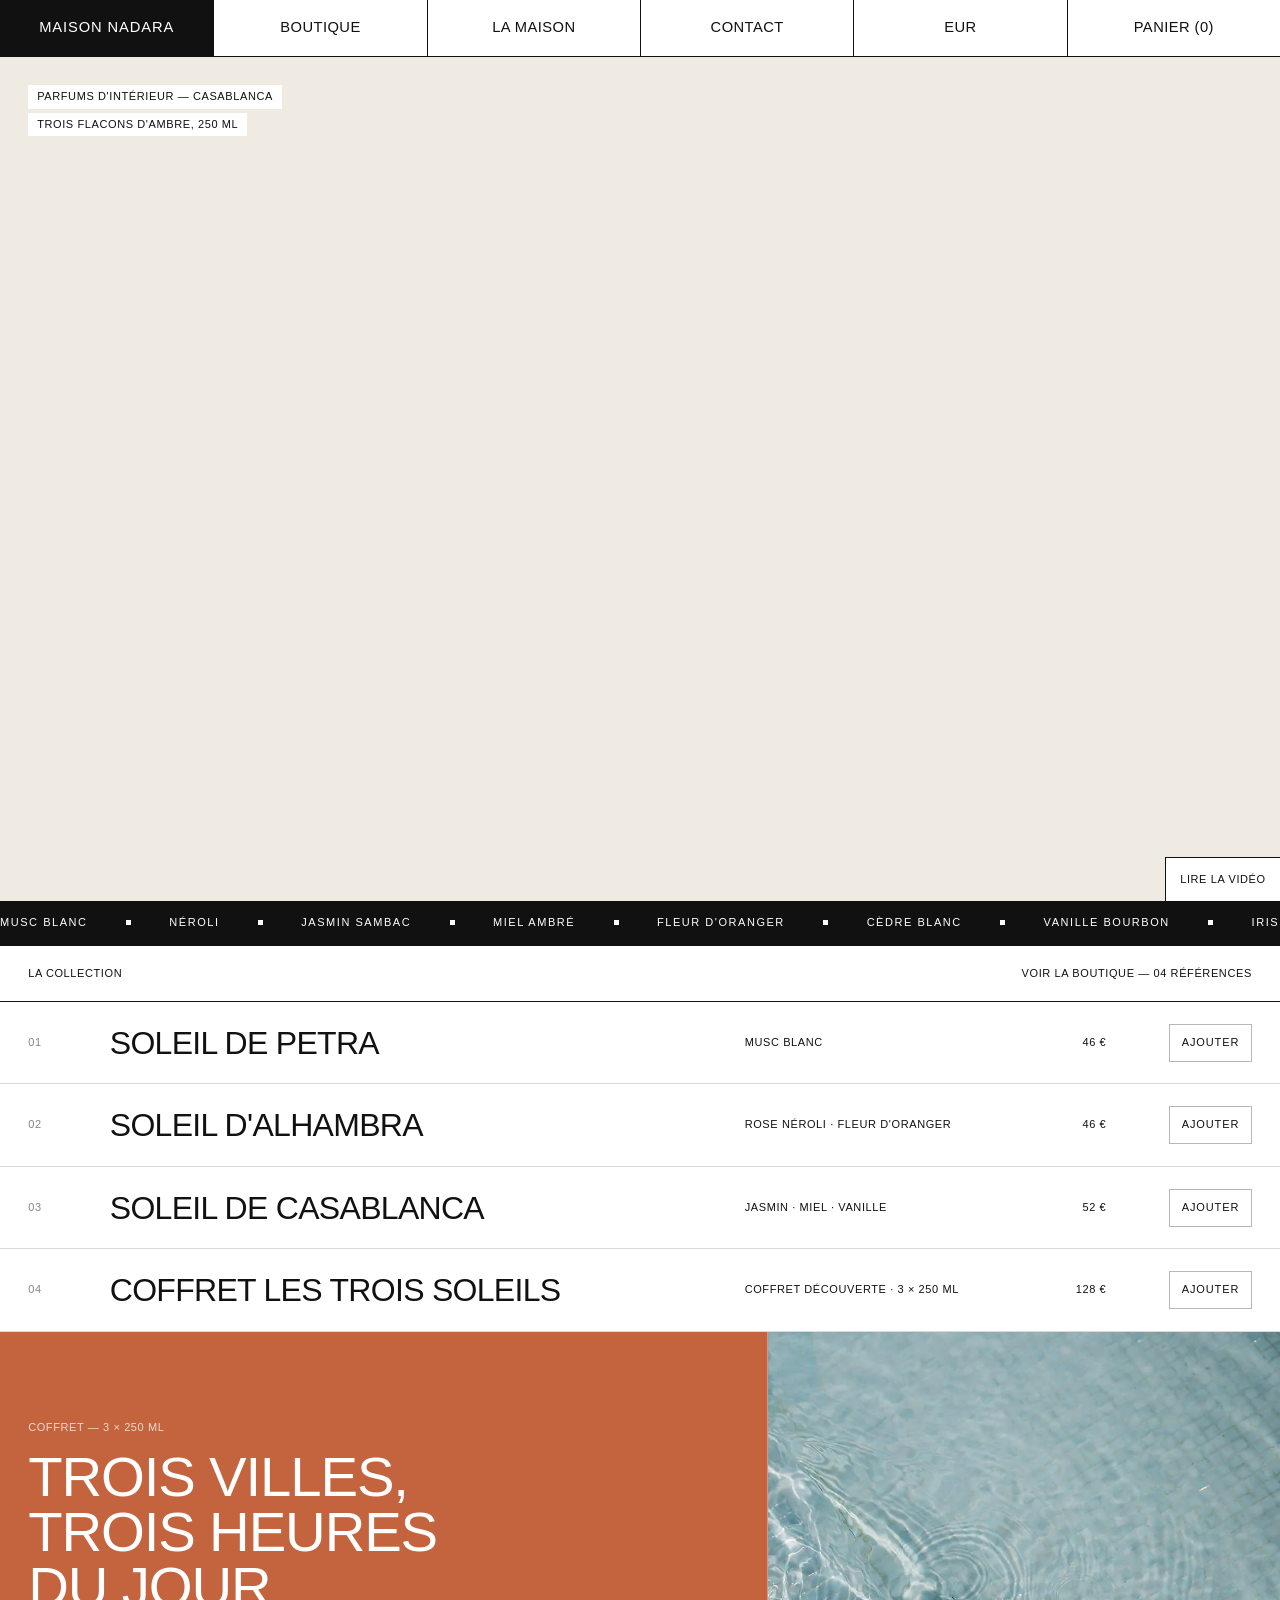
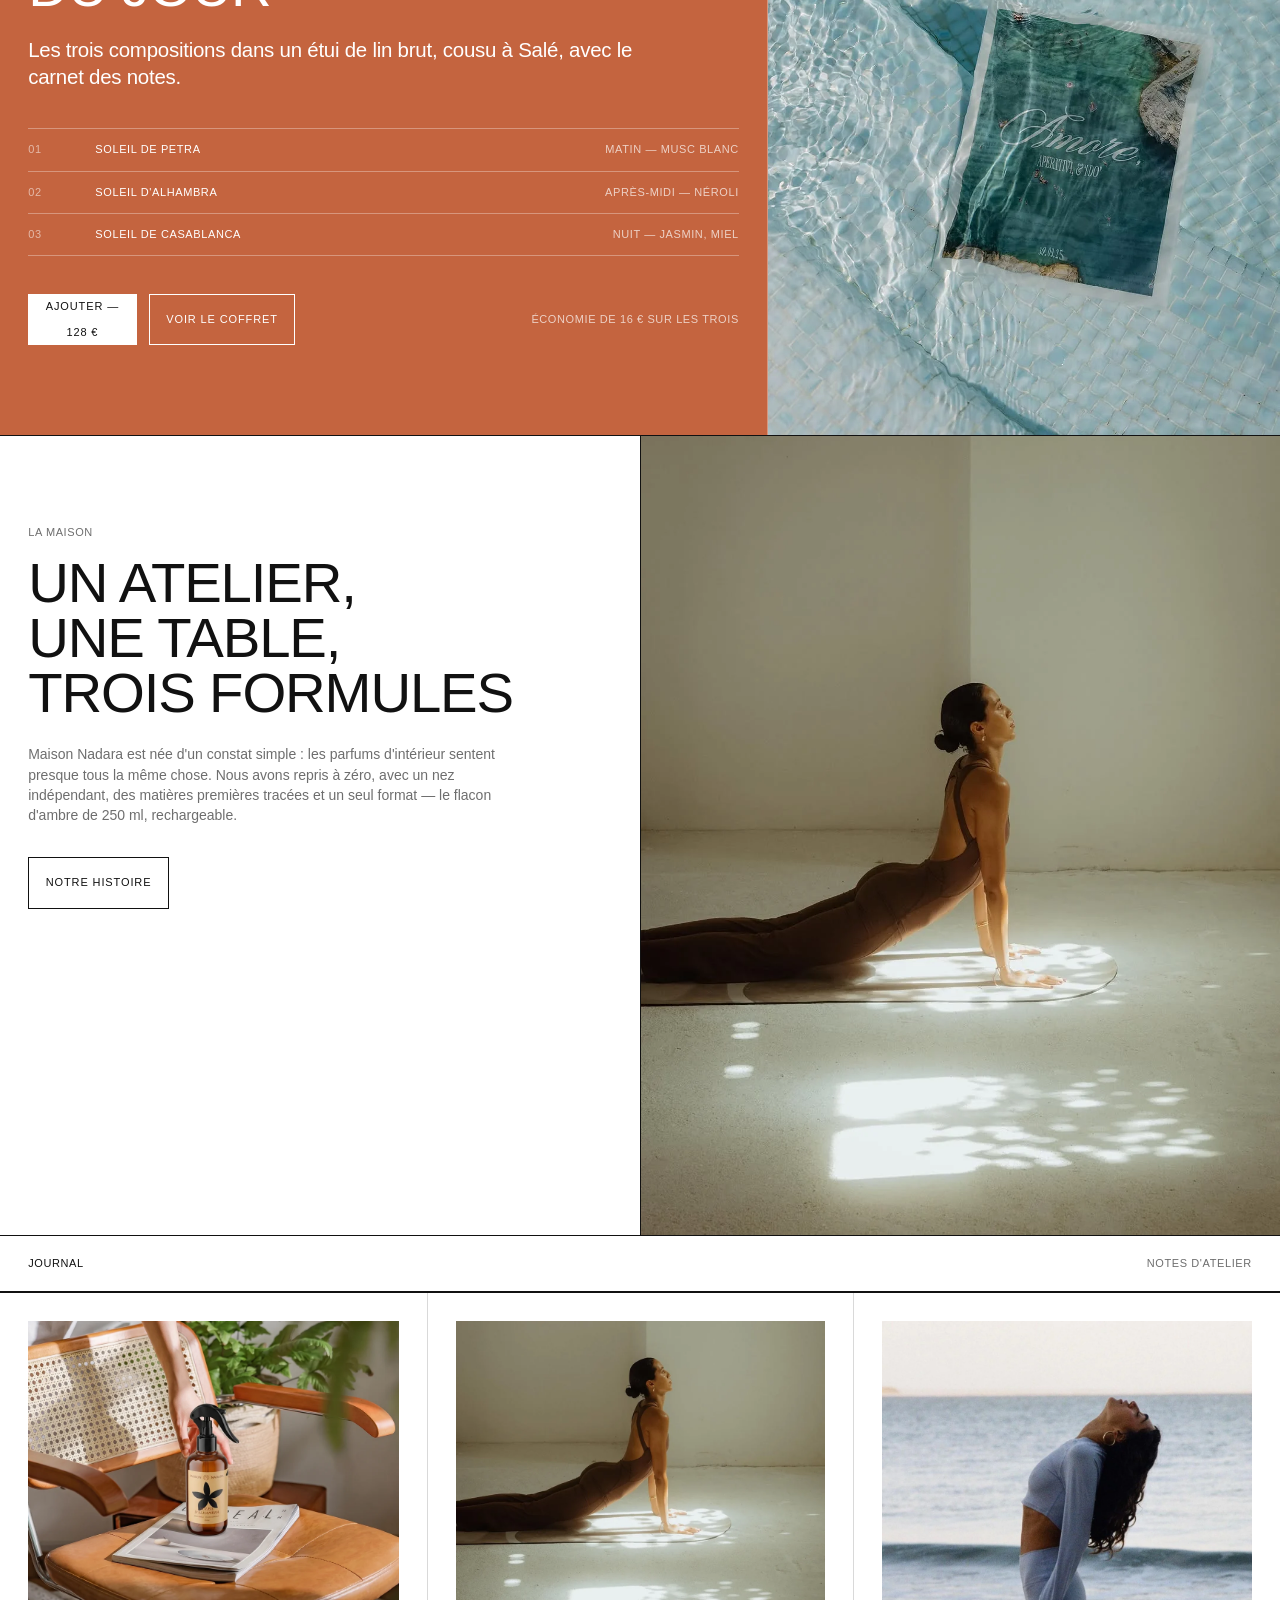
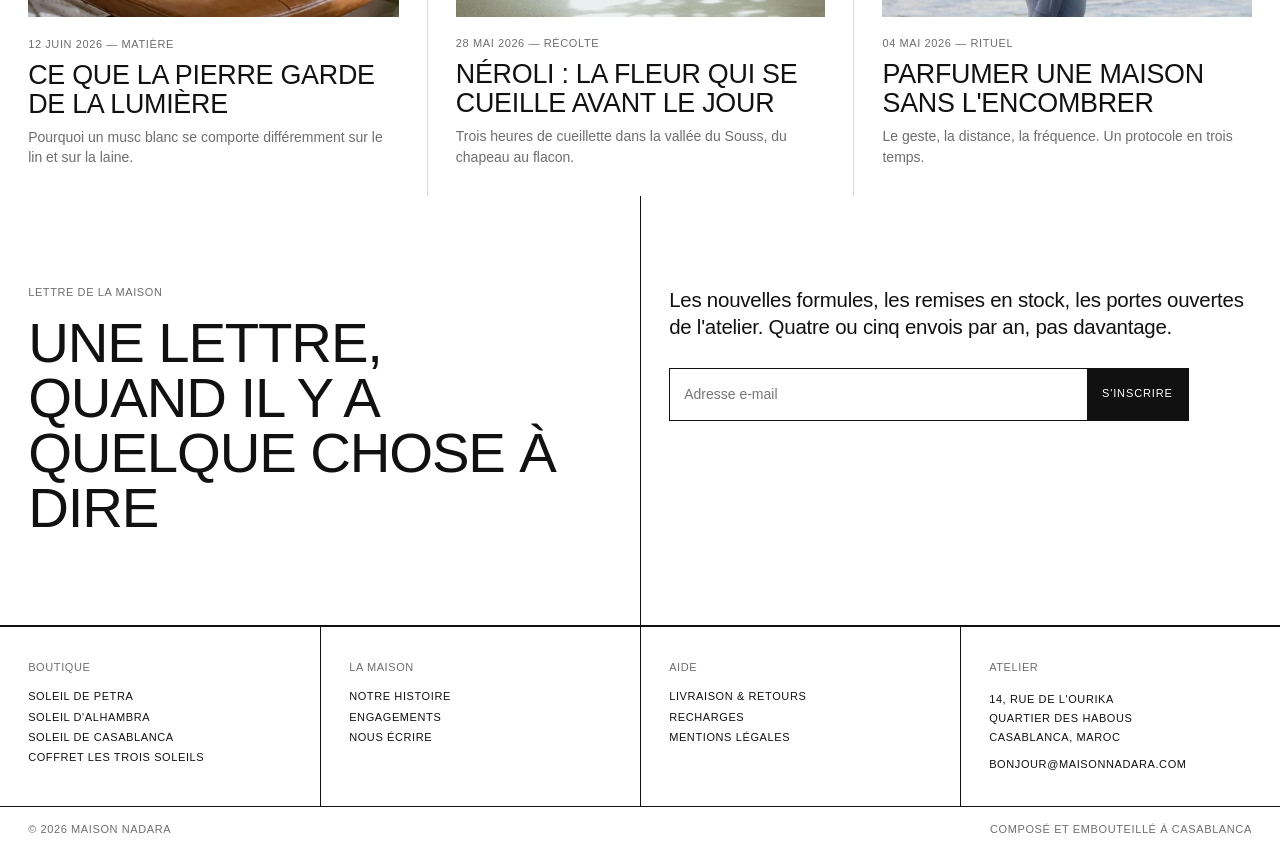
<file: index.html>
<!doctype html>
<html lang="fr">
<head>
<meta charset="utf-8">
<meta name="viewport" content="width=device-width,initial-scale=1">
<title>Maison Nadara — Parfums d'intérieur</title>
<meta name="description" content="Maison Nadara compose trois brumes d'intérieur en flacon d'ambre : Soleil de Petra, Soleil d'Alhambra, Soleil de Casablanca.">
<meta name="theme-color" content="#FFFFFF">
<link rel="icon" href="assets/favicon.png">
<link rel="stylesheet" href="assets/css/base.css">
<link rel="stylesheet" href="assets/css/blocks.css">
<script>document.documentElement.classList.add('js')</script>
</head>
<body>

<nav class="nav" aria-label="Principale">
  <a href="index.html" aria-current="page"><span class="brand">Maison Nadara</span></a>
  <a href="boutique.html">Boutique</a>
  <a href="maison.html">La Maison</a>
  <a href="contact.html">Contact</a>
  <button type="button" data-devise aria-label="Changer de devise"><span data-devise-lbl>EUR</span></button>
  <button type="button" data-cart-open>Panier (<span data-count>0</span>)</button>
</nav>

<main>

<section class="hero">
  <div class="hero__img">
    <div class="slides">
      <div class="slide on">
        <video src="assets/video/atelier.mp4" autoplay muted playsinline preload="auto" data-debut="1.2"
               aria-label="Plan d'ambiance : façades urbaines en contre-plongée"></video>
      </div>
    </div>

    <div class="hero__meta ui">
      <p>Parfums d'intérieur — Casablanca</p>
      <p>Trois flacons d'ambre, 250 ml</p>
    </div>

    <button class="hero__play ui" type="button" data-lire hidden>Lire la vidéo</button>
  </div>

  <h1 class="sr-only">Maison Nadara — parfums d'intérieur</h1>
</section>

<div class="ticker"><div class="ticker__t"><span>
  Musc blanc <i></i> Néroli <i></i> Jasmin sambac <i></i> Miel ambré <i></i> Fleur d'oranger
  <i></i> Cèdre blanc <i></i> Vanille bourbon <i></i> Iris pâle <i></i> Benjoin <i></i>
</span></div></div>

<section class="coll">
  <div class="bar">
    <p class="ui">La collection</p>
    <a class="ui lnk" href="boutique.html">Voir la boutique — 04 références</a>
  </div>
  <div data-coll></div>
  <figure class="coll__peek" aria-hidden="true"><img alt="" decoding="async"></figure>
</section>

<section class="slab slab--photo">
  <div class="slab__txt">
    <p class="ui" style="opacity:.75">Coffret — 3 × 250 ml</p>
    <h2 class="h2" style="margin-top:14px">Trois villes,<br>trois heures<br>du jour</h2>
    <p class="lead" style="margin-top:22px;max-width:38rem">
      Les trois compositions dans un étui de lin brut, cousu à Salé, avec le carnet des notes.
    </p>

    <ul class="slab__rows ui">
      <li><b>01</b><span>Soleil de Petra</span><em>Matin — musc blanc</em></li>
      <li><b>02</b><span>Soleil d'Alhambra</span><em>Après-midi — néroli</em></li>
      <li><b>03</b><span>Soleil de Casablanca</span><em>Nuit — jasmin, miel</em></li>
    </ul>

    <div class="slab__cta">
      <button class="btn" type="button" data-add="coffret-trois-soleils">Ajouter — <span data-prix-de="coffret-trois-soleils">128 €</span></button>
      <a class="btn btn--ghost" href="produit.html?p=coffret-trois-soleils">Voir le coffret</a>
      <span class="ui" style="opacity:.7;margin-left:auto">Économie de <span data-economie>12 €</span> sur les trois</span>
    </div>
  </div>
  <figure><img src="assets/img/bloc-piscine.webp" alt="Carton d'invitation flottant à la surface d'un bassin" loading="lazy" width="980" height="1470"></figure>
</section>

<section class="split split--media">
  <div>
    <p class="ui k60">La maison</p>
    <h2 class="h2" style="margin-top:16px">Un atelier,<br>une table,<br>trois formules</h2>
    <p class="prose k60" style="margin-top:24px">Maison Nadara est née d'un constat simple : les parfums d'intérieur sentent presque tous la même chose. Nous avons repris à zéro, avec un nez indépendant, des matières premières tracées et un seul format — le flacon d'ambre de 250 ml, rechargeable.</p>
    <p style="margin-top:32px"><a class="btn btn--ghost" href="maison.html">Notre histoire</a></p>
  </div>
  <figure class="fig"><img src="assets/img/mood-lumiere.webp" alt="Intérieur traversé par la lumière du matin" loading="lazy"></figure>
</section>

<div class="bar"><p class="ui">Journal</p><p class="ui k60">Notes d'atelier</p></div>
<section class="jour" data-journal></section>

<section class="split">
  <div>
    <p class="ui k60">Lettre de la maison</p>
    <h2 class="h2" style="margin-top:16px">Une lettre,<br>quand il y a<br>quelque chose à dire</h2>
  </div>
  <div>
    <p class="lead">Les nouvelles formules, les remises en stock, les portes ouvertes de l'atelier. Quatre ou cinq envois par an, pas davantage.</p>
    <form class="field" style="margin-top:28px" data-demo="Merci — vous êtes inscrit·e.">
      <input type="email" name="email" required placeholder="Adresse e-mail" aria-label="Adresse e-mail">
      <button type="submit">S'inscrire</button>
    </form>
    <p class="ui msg" style="margin-top:12px"></p>
  </div>
</section>

</main>

<footer class="foot">
  <div class="foot__cols">
    <div>
      <p class="foot__h ui k60">Boutique</p>
      <ul class="foot__list ui">
        <li><a class="lnk" href="produit.html?p=soleil-de-petra">Soleil de Petra</a></li>
        <li><a class="lnk" href="produit.html?p=soleil-d-alhambra">Soleil d'Alhambra</a></li>
        <li><a class="lnk" href="produit.html?p=soleil-de-casablanca">Soleil de Casablanca</a></li>
        <li><a class="lnk" href="produit.html?p=coffret-trois-soleils">Coffret Les Trois Soleils</a></li>
      </ul>
    </div>
    <div>
      <p class="foot__h ui k60">La maison</p>
      <ul class="foot__list ui">
        <li><a class="lnk" href="maison.html">Notre histoire</a></li>
        <li><a class="lnk" href="maison.html#engagements">Engagements</a></li>
        <li><a class="lnk" href="contact.html">Nous écrire</a></li>
      </ul>
    </div>
    <div>
      <p class="foot__h ui k60">Aide</p>
      <ul class="foot__list ui">
        <li><a class="lnk" href="contact.html">Livraison &amp; retours</a></li>
        <li><a class="lnk" href="contact.html">Recharges</a></li>
        <li><a class="lnk" href="contact.html">Mentions légales</a></li>
      </ul>
    </div>
    <div>
      <p class="foot__h ui k60">Atelier</p>
      <p class="ui" style="line-height:1.7">14, rue de l'Ourika<br>Quartier des Habous<br>Casablanca, Maroc</p>
      <p class="ui" style="margin-top:12px"><a class="lnk" href="contact.html">bonjour@maisonnadara.com</a></p>
    </div>
  </div>

  <div class="foot__bar ui k60">
    <span>© 2026 Maison Nadara</span>
    <span>Composé et embouteillé à Casablanca</span>
  </div>
</footer>

<dialog class="drawer" aria-label="Votre panier">
  <div class="drawer__in">
    <div class="drawer__hd">
      <p class="ui">Panier (<span data-count>0</span>)</p>
      <button class="x" type="button" data-cart-close aria-label="Fermer le panier">&#10005;</button>
    </div>
    <div class="drawer__body"></div>
    <div class="drawer__ft" hidden>
      <div class="drawer__row"><span class="ui k60">Sous-total</span><span class="drawer__sum h3 num"></span></div>
      <p class="ui k60">Livraison offerte dès <span data-franco>90 €</span> — retours sous 30 jours</p>
      <button class="btn btn--block" type="button" data-checkout>Passer commande</button>
      <p class="drawer__note ui msg"></p>
    </div>
  </div>
</dialog>

<script src="assets/js/data.js"></script>
<script src="assets/js/app.js"></script>
</body>
</html>
</file>
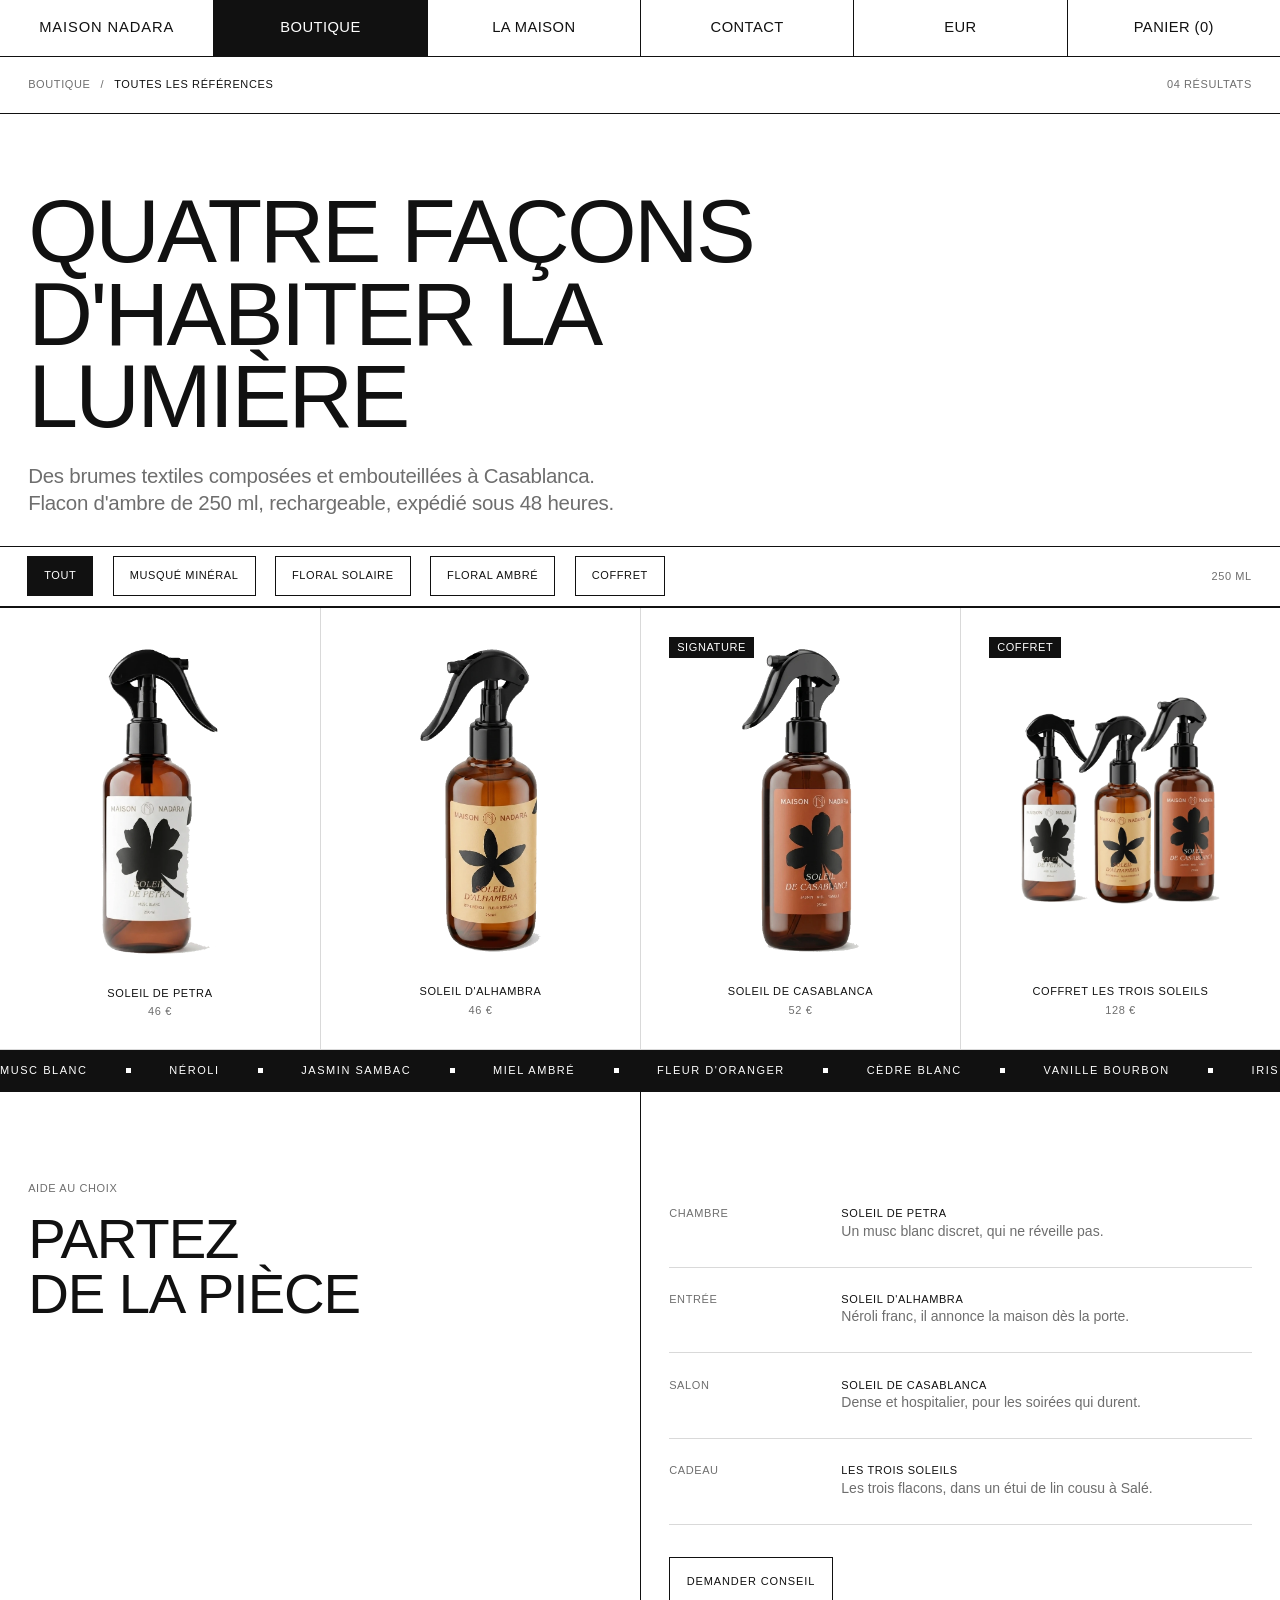
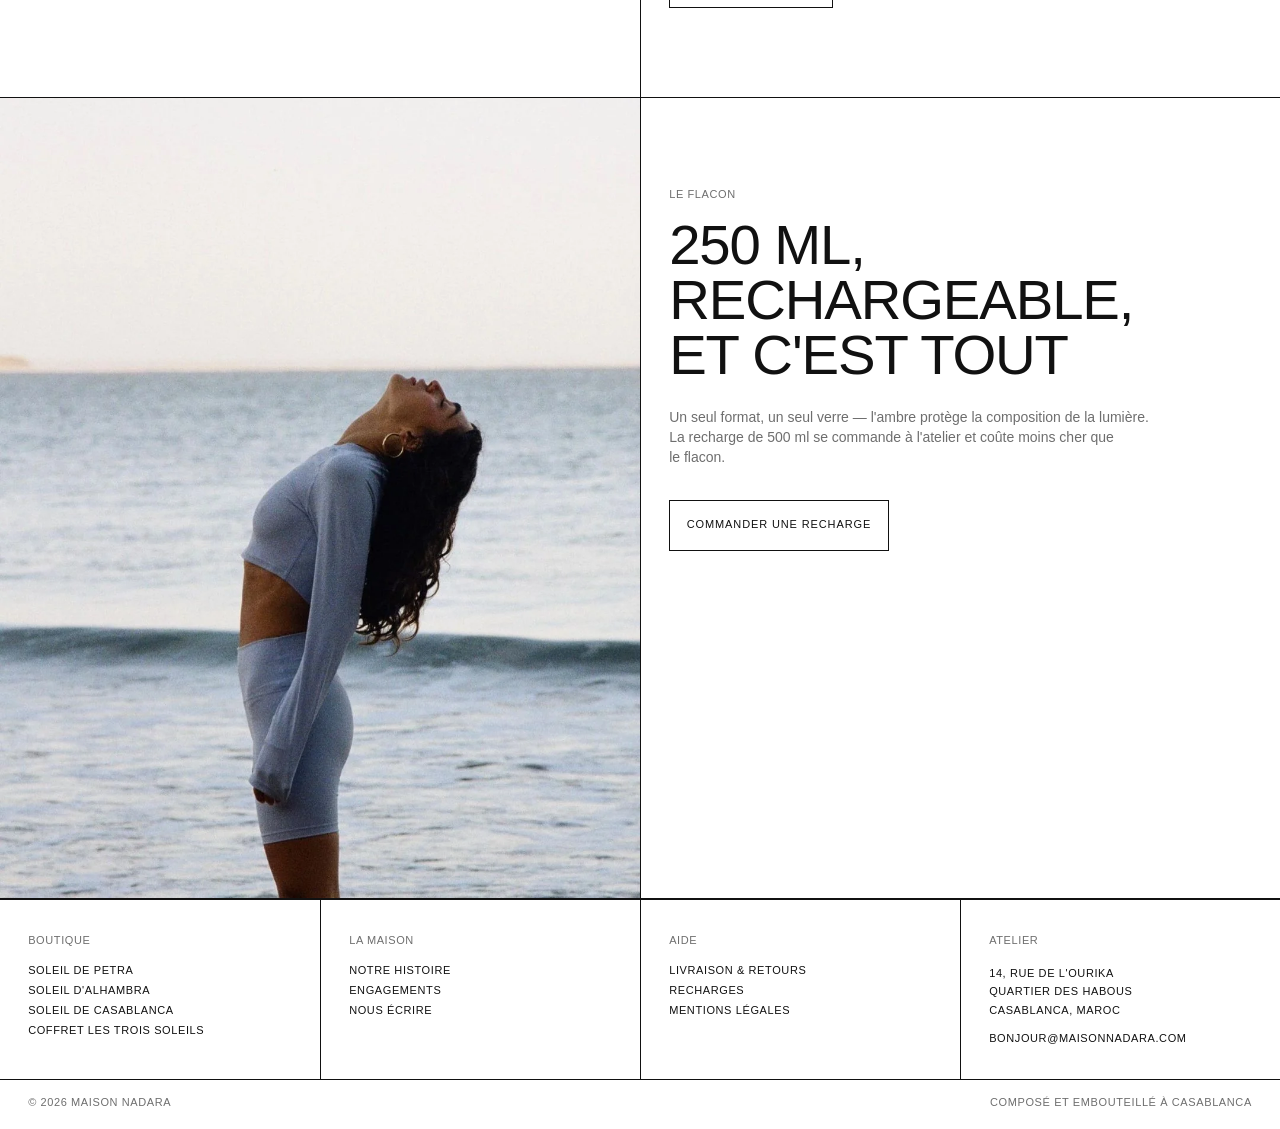
<file: boutique.html>
<!doctype html>
<html lang="fr">
<head>
<meta charset="utf-8">
<meta name="viewport" content="width=device-width,initial-scale=1">
<title>Boutique — Maison Nadara</title>
<meta name="description" content="Les quatre références Maison Nadara : brumes textiles en flacon d'ambre de 250 ml.">
<meta name="theme-color" content="#FFFFFF">
<link rel="icon" href="assets/favicon.png">
<link rel="stylesheet" href="assets/css/base.css">
<link rel="stylesheet" href="assets/css/blocks.css">
<script>document.documentElement.classList.add('js')</script>
</head>
<body>

<nav class="nav" aria-label="Principale">
  <a href="index.html"><span class="brand">Maison Nadara</span></a>
  <a href="boutique.html" aria-current="page">Boutique</a>
  <a href="maison.html">La Maison</a>
  <a href="contact.html">Contact</a>
  <button type="button" data-devise aria-label="Changer de devise"><span data-devise-lbl>EUR</span></button>
  <button type="button" data-cart-open>Panier (<span data-count>0</span>)</button>
</nav>

<main>
<div class="bar">
  <div class="crumbs ui"><span class="k60">Boutique</span><span class="k60">/</span><span>Toutes les références</span></div>
  <p class="ui k60">04 résultats</p>
</div>

<section class="phead" style="padding-bottom:clamp(20px,2.4vw,36px)">
  <h1 class="h1" data-in>Quatre façons<br>d'habiter la lumière</h1>
  <p class="lead k60" style="margin-top:24px;max-width:52ch" data-in="1">Des brumes textiles composées et embouteillées à Casablanca. Flacon d'ambre de 250 ml, rechargeable, expédié sous 48 heures.</p>
</section>

<div class="bar" style="flex-wrap:wrap;padding-block:10px">
  <div class="chips" role="group" aria-label="Filtrer par famille">
    <button class="chip" type="button" data-filter="*" aria-pressed="true">Tout</button>
    <button class="chip" type="button" data-filter="Musqué minéral" aria-pressed="false">Musqué minéral</button>
    <button class="chip" type="button" data-filter="Floral solaire" aria-pressed="false">Floral solaire</button>
    <button class="chip" type="button" data-filter="Floral ambré" aria-pressed="false">Floral ambré</button>
    <button class="chip" type="button" data-filter="Coffret" aria-pressed="false">Coffret</button>
  </div>
  <p class="ui k60">250 ml</p>
</div>

<section class="grid" data-grid="all"></section>

<div class="ticker"><div class="ticker__t"><span>
  Musc blanc <i></i> Néroli <i></i> Jasmin sambac <i></i> Miel ambré <i></i> Fleur d'oranger
  <i></i> Cèdre blanc <i></i> Vanille bourbon <i></i> Iris pâle <i></i> Benjoin <i></i>
</span></div></div>

<section class="split">
  <div>
    <p class="ui k60">Aide au choix</p>
    <h2 class="h2" style="margin-top:16px">Partez<br>de la pièce</h2>
  </div>
  <div>
    <ul class="rows" style="border-top:0">
      <li><b class="ui">Chambre</b><div><p class="ui">Soleil de Petra</p><p class="k60">Un musc blanc discret, qui ne réveille pas.</p></div></li>
      <li><b class="ui">Entrée</b><div><p class="ui">Soleil d'Alhambra</p><p class="k60">Néroli franc, il annonce la maison dès la porte.</p></div></li>
      <li><b class="ui">Salon</b><div><p class="ui">Soleil de Casablanca</p><p class="k60">Dense et hospitalier, pour les soirées qui durent.</p></div></li>
      <li><b class="ui">Cadeau</b><div><p class="ui">Les Trois Soleils</p><p class="k60">Les trois flacons, dans un étui de lin cousu à Salé.</p></div></li>
    </ul>
    <p style="margin-top:32px"><a class="btn btn--ghost" href="contact.html">Demander conseil</a></p>
  </div>
</section>

<section class="split split--media">
  <figure class="fig"><img src="assets/img/mood-mer.webp" alt="Bord de mer au petit matin" loading="lazy"></figure>
  <div>
    <p class="ui k60">Le flacon</p>
    <h2 class="h2" style="margin-top:16px">250 ml,<br>rechargeable,<br>et c'est tout</h2>
    <p class="prose k60" style="margin-top:24px">Un seul format, un seul verre — l'ambre protège la composition de la lumière. La recharge de 500 ml se commande à l'atelier et coûte moins cher que le flacon.</p>
    <p style="margin-top:32px"><a class="btn btn--ghost" href="contact.html">Commander une recharge</a></p>
  </div>
</section>
</main>

<footer class="foot">
  <div class="foot__cols">
    <div>
      <p class="foot__h ui k60">Boutique</p>
      <ul class="foot__list ui">
        <li><a class="lnk" href="produit.html?p=soleil-de-petra">Soleil de Petra</a></li>
        <li><a class="lnk" href="produit.html?p=soleil-d-alhambra">Soleil d'Alhambra</a></li>
        <li><a class="lnk" href="produit.html?p=soleil-de-casablanca">Soleil de Casablanca</a></li>
        <li><a class="lnk" href="produit.html?p=coffret-trois-soleils">Coffret Les Trois Soleils</a></li>
      </ul>
    </div>
    <div>
      <p class="foot__h ui k60">La maison</p>
      <ul class="foot__list ui">
        <li><a class="lnk" href="maison.html">Notre histoire</a></li>
        <li><a class="lnk" href="maison.html#engagements">Engagements</a></li>
        <li><a class="lnk" href="contact.html">Nous écrire</a></li>
      </ul>
    </div>
    <div>
      <p class="foot__h ui k60">Aide</p>
      <ul class="foot__list ui">
        <li><a class="lnk" href="contact.html">Livraison &amp; retours</a></li>
        <li><a class="lnk" href="contact.html">Recharges</a></li>
        <li><a class="lnk" href="contact.html">Mentions légales</a></li>
      </ul>
    </div>
    <div>
      <p class="foot__h ui k60">Atelier</p>
      <p class="ui" style="line-height:1.7">14, rue de l'Ourika<br>Quartier des Habous<br>Casablanca, Maroc</p>
      <p class="ui" style="margin-top:12px"><a class="lnk" href="contact.html">bonjour@maisonnadara.com</a></p>
    </div>
  </div>

  <div class="foot__bar ui k60">
    <span>© 2026 Maison Nadara</span>
    <span>Composé et embouteillé à Casablanca</span>
  </div>
</footer>

<dialog class="drawer" aria-label="Votre panier">
  <div class="drawer__in">
    <div class="drawer__hd">
      <p class="ui">Panier (<span data-count>0</span>)</p>
      <button class="x" type="button" data-cart-close aria-label="Fermer le panier">&#10005;</button>
    </div>
    <div class="drawer__body"></div>
    <div class="drawer__ft" hidden>
      <div class="drawer__row"><span class="ui k60">Sous-total</span><span class="drawer__sum h3 num"></span></div>
      <p class="ui k60">Livraison offerte dès <span data-franco>90 €</span> — retours sous 30 jours</p>
      <button class="btn btn--block" type="button" data-checkout>Passer commande</button>
      <p class="drawer__note ui msg"></p>
    </div>
  </div>
</dialog>

<script src="assets/js/data.js"></script>
<script src="assets/js/app.js"></script>
</body>
</html>
</file>
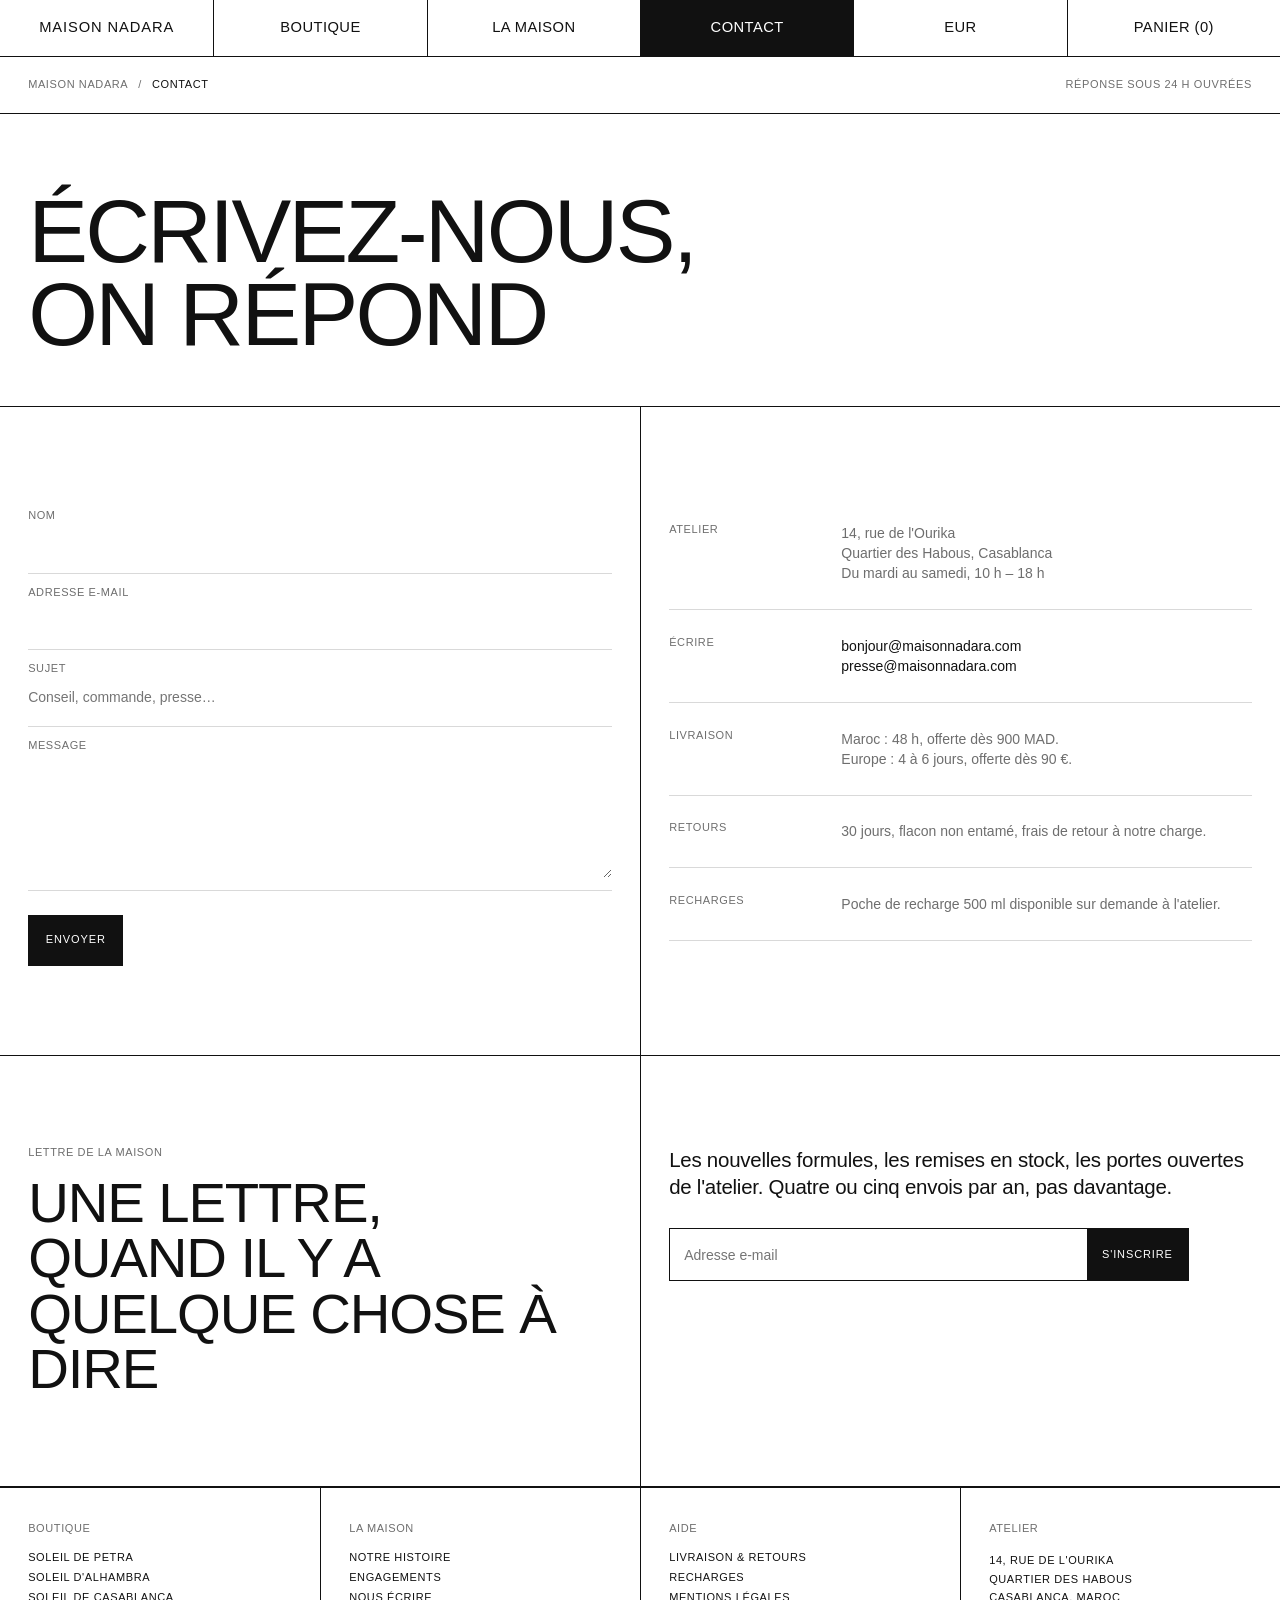
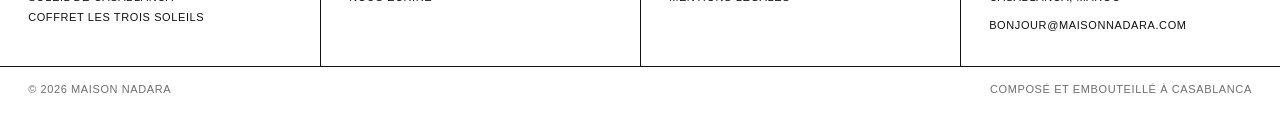
<file: contact.html>
<!doctype html>
<html lang="fr">
<head>
<meta charset="utf-8">
<meta name="viewport" content="width=device-width,initial-scale=1">
<title>Contact — Maison Nadara</title>
<meta name="description" content="Écrire à Maison Nadara : conseil, commande, presse, recharges.">
<meta name="theme-color" content="#FFFFFF">
<link rel="icon" href="assets/favicon.png">
<link rel="stylesheet" href="assets/css/base.css">
<link rel="stylesheet" href="assets/css/blocks.css">
<script>document.documentElement.classList.add('js')</script>
</head>
<body>

<nav class="nav" aria-label="Principale">
  <a href="index.html"><span class="brand">Maison Nadara</span></a>
  <a href="boutique.html">Boutique</a>
  <a href="maison.html">La Maison</a>
  <a href="contact.html" aria-current="page">Contact</a>
  <button type="button" data-devise aria-label="Changer de devise"><span data-devise-lbl>EUR</span></button>
  <button type="button" data-cart-open>Panier (<span data-count>0</span>)</button>
</nav>

<main>
<div class="bar">
  <div class="crumbs ui"><span class="k60">Maison Nadara</span><span class="k60">/</span><span>Contact</span></div>
  <p class="ui k60">Réponse sous 24 h ouvrées</p>
</div>

<section class="phead">
  <h1 class="h1" data-in>Écrivez-nous,<br>on répond</h1>
</section>

<section class="split">
  <div>
    <form class="form" data-demo="Message envoyé — nous revenons vers vous sous 24 h.">
      <label><span class="ui k60">Nom</span><input type="text" name="nom" required autocomplete="name"></label>
      <label><span class="ui k60">Adresse e-mail</span><input type="email" name="email" required autocomplete="email"></label>
      <label><span class="ui k60">Sujet</span><input type="text" name="sujet" placeholder="Conseil, commande, presse…"></label>
      <label><span class="ui k60">Message</span><textarea name="message" rows="5" required></textarea></label>
      <div style="display:flex;flex-wrap:wrap;align-items:center;gap:20px;margin-top:24px">
        <button class="btn" type="submit">Envoyer</button>
        <p class="ui msg"></p>
      </div>
    </form>
  </div>
  <div>
    <ul class="rows" style="border-top:0">
      <li><b class="ui">Atelier</b><div class="k60">14, rue de l'Ourika<br>Quartier des Habous, Casablanca<br>Du mardi au samedi, 10 h – 18 h</div></li>
      <li><b class="ui">Écrire</b><div><a class="lnk" href="mailto:bonjour@maisonnadara.com">bonjour@maisonnadara.com</a><br><a class="lnk" href="mailto:presse@maisonnadara.com">presse@maisonnadara.com</a></div></li>
      <li><b class="ui">Livraison</b><div class="k60">Maroc : 48 h, offerte dès 900 MAD.<br>Europe : 4 à 6 jours, offerte dès 90 €.</div></li>
      <li><b class="ui">Retours</b><div class="k60">30 jours, flacon non entamé, frais de retour à notre charge.</div></li>
      <li><b class="ui">Recharges</b><div class="k60">Poche de recharge 500 ml disponible sur demande à l'atelier.</div></li>
    </ul>
  </div>
</section>

<section class="split">
  <div>
    <p class="ui k60">Lettre de la maison</p>
    <h2 class="h2" style="margin-top:16px">Une lettre,<br>quand il y a<br>quelque chose à dire</h2>
  </div>
  <div>
    <p class="lead">Les nouvelles formules, les remises en stock, les portes ouvertes de l'atelier. Quatre ou cinq envois par an, pas davantage.</p>
    <form class="field" style="margin-top:28px" data-demo="Merci — vous êtes inscrit·e.">
      <input type="email" name="email" required placeholder="Adresse e-mail" aria-label="Adresse e-mail">
      <button type="submit">S'inscrire</button>
    </form>
    <p class="ui msg" style="margin-top:12px"></p>
  </div>
</section>
</main>

<footer class="foot">
  <div class="foot__cols">
    <div>
      <p class="foot__h ui k60">Boutique</p>
      <ul class="foot__list ui">
        <li><a class="lnk" href="produit.html?p=soleil-de-petra">Soleil de Petra</a></li>
        <li><a class="lnk" href="produit.html?p=soleil-d-alhambra">Soleil d'Alhambra</a></li>
        <li><a class="lnk" href="produit.html?p=soleil-de-casablanca">Soleil de Casablanca</a></li>
        <li><a class="lnk" href="produit.html?p=coffret-trois-soleils">Coffret Les Trois Soleils</a></li>
      </ul>
    </div>
    <div>
      <p class="foot__h ui k60">La maison</p>
      <ul class="foot__list ui">
        <li><a class="lnk" href="maison.html">Notre histoire</a></li>
        <li><a class="lnk" href="maison.html#engagements">Engagements</a></li>
        <li><a class="lnk" href="contact.html">Nous écrire</a></li>
      </ul>
    </div>
    <div>
      <p class="foot__h ui k60">Aide</p>
      <ul class="foot__list ui">
        <li><a class="lnk" href="contact.html">Livraison &amp; retours</a></li>
        <li><a class="lnk" href="contact.html">Recharges</a></li>
        <li><a class="lnk" href="contact.html">Mentions légales</a></li>
      </ul>
    </div>
    <div>
      <p class="foot__h ui k60">Atelier</p>
      <p class="ui" style="line-height:1.7">14, rue de l'Ourika<br>Quartier des Habous<br>Casablanca, Maroc</p>
      <p class="ui" style="margin-top:12px"><a class="lnk" href="contact.html">bonjour@maisonnadara.com</a></p>
    </div>
  </div>

  <div class="foot__bar ui k60">
    <span>© 2026 Maison Nadara</span>
    <span>Composé et embouteillé à Casablanca</span>
  </div>
</footer>

<dialog class="drawer" aria-label="Votre panier">
  <div class="drawer__in">
    <div class="drawer__hd">
      <p class="ui">Panier (<span data-count>0</span>)</p>
      <button class="x" type="button" data-cart-close aria-label="Fermer le panier">&#10005;</button>
    </div>
    <div class="drawer__body"></div>
    <div class="drawer__ft" hidden>
      <div class="drawer__row"><span class="ui k60">Sous-total</span><span class="drawer__sum h3 num"></span></div>
      <p class="ui k60">Livraison offerte dès <span data-franco>90 €</span> — retours sous 30 jours</p>
      <button class="btn btn--block" type="button" data-checkout>Passer commande</button>
      <p class="drawer__note ui msg"></p>
    </div>
  </div>
</dialog>

<script src="assets/js/data.js"></script>
<script src="assets/js/app.js"></script>
</body>
</html>
</file>
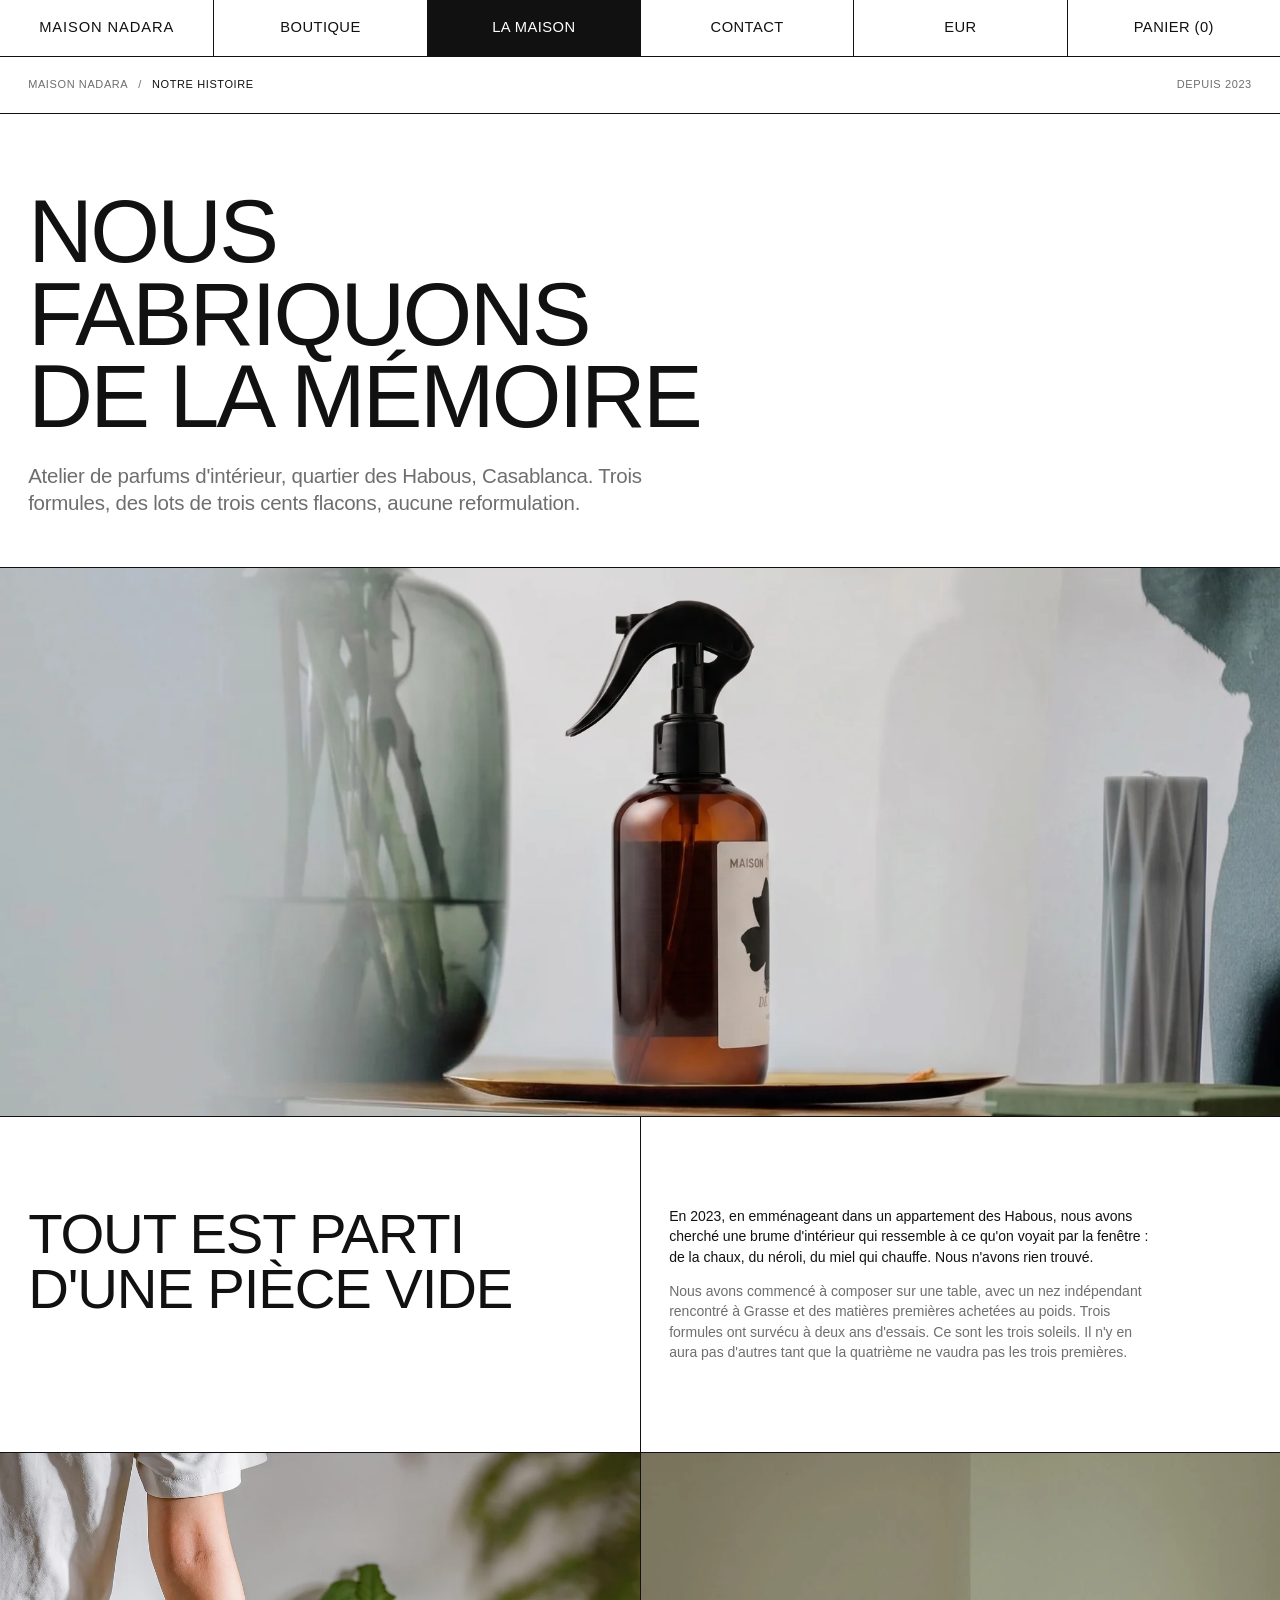
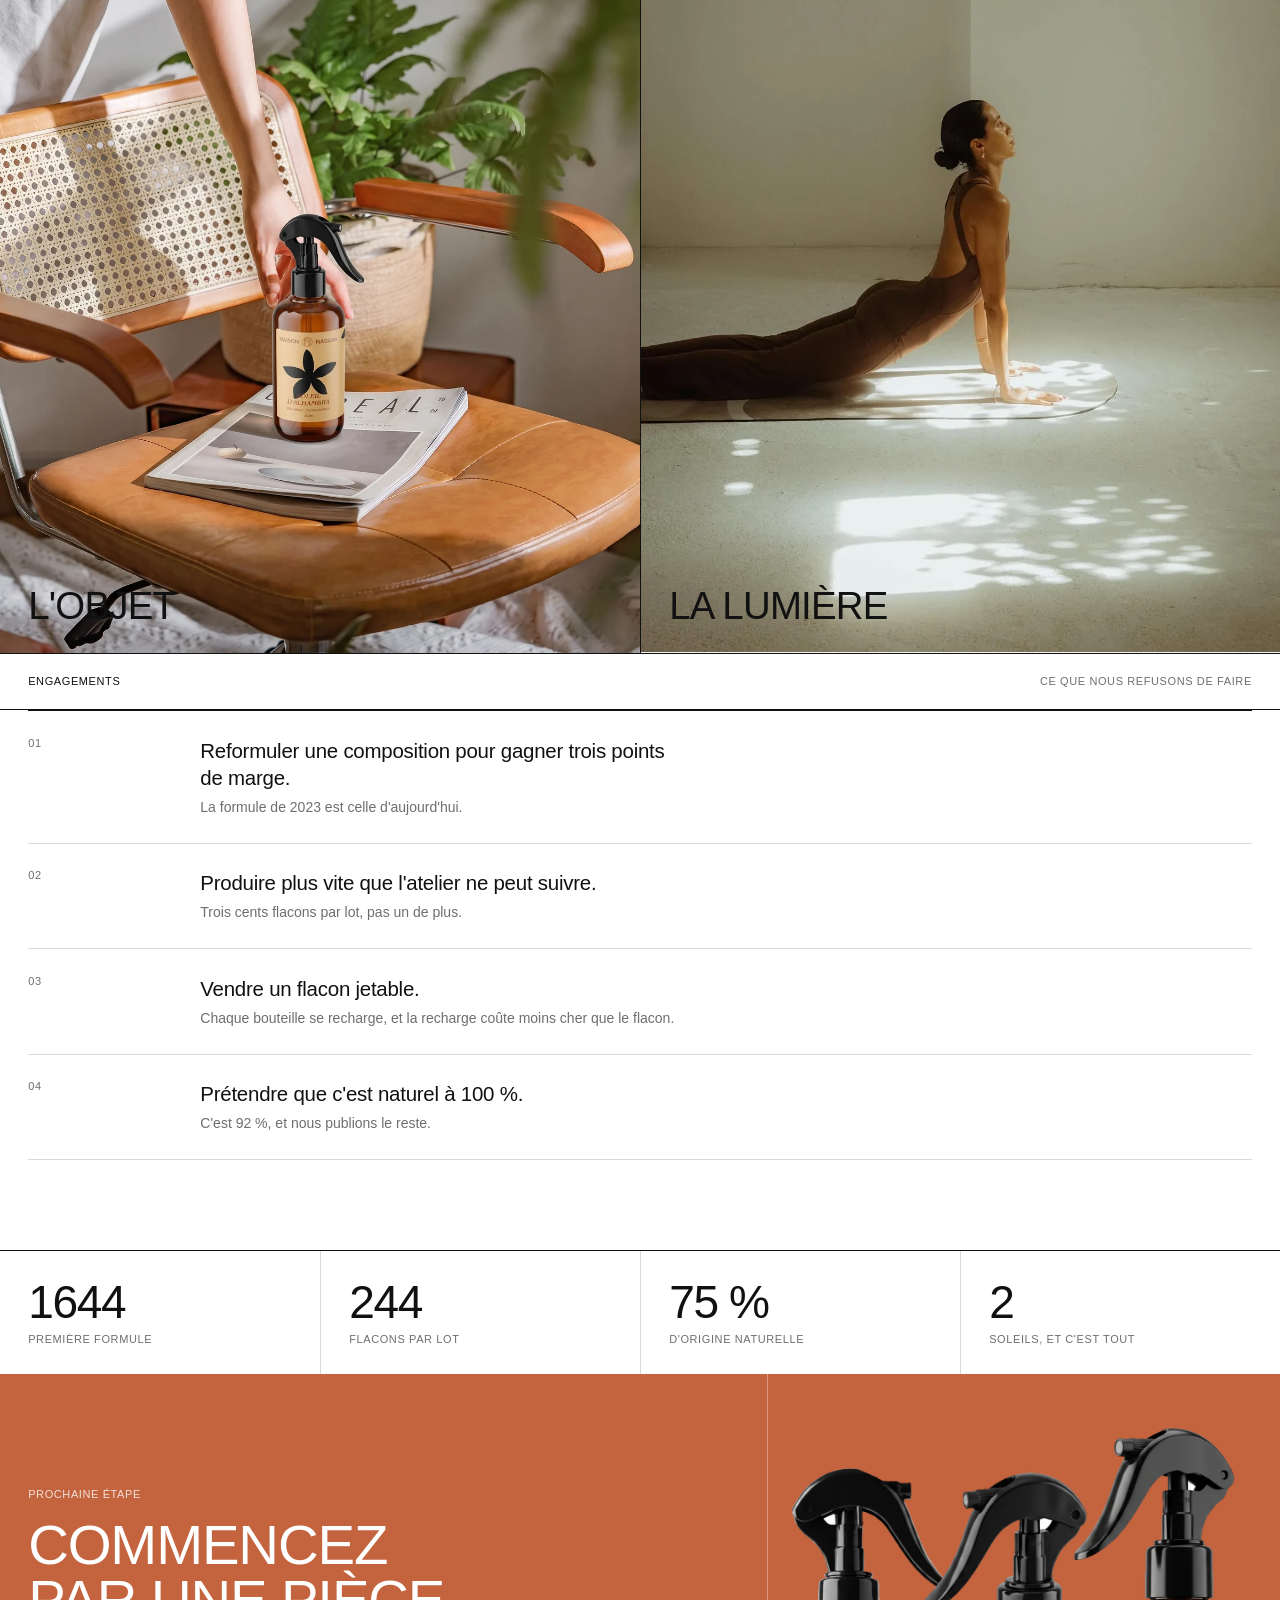
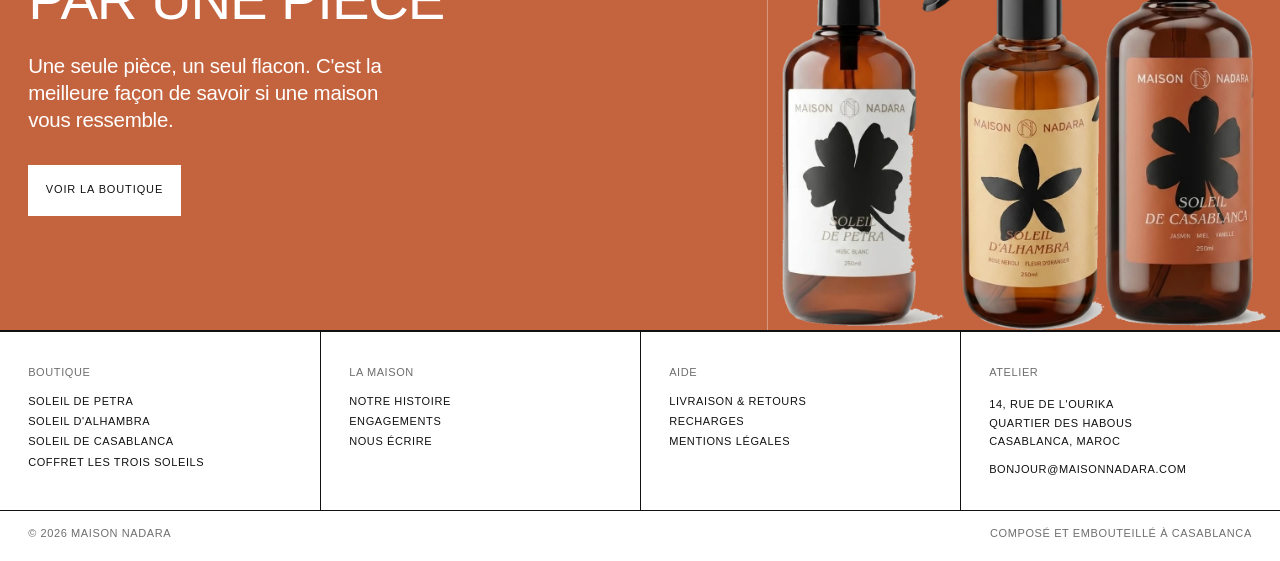
<file: maison.html>
<!doctype html>
<html lang="fr">
<head>
<meta charset="utf-8">
<meta name="viewport" content="width=device-width,initial-scale=1">
<title>La Maison — Maison Nadara</title>
<meta name="description" content="Atelier de parfums d'intérieur au quartier des Habous, Casablanca. Depuis 2023.">
<meta name="theme-color" content="#FFFFFF">
<link rel="icon" href="assets/favicon.png">
<link rel="stylesheet" href="assets/css/base.css">
<link rel="stylesheet" href="assets/css/blocks.css">
<script>document.documentElement.classList.add('js')</script>
</head>
<body>

<nav class="nav" aria-label="Principale">
  <a href="index.html"><span class="brand">Maison Nadara</span></a>
  <a href="boutique.html">Boutique</a>
  <a href="maison.html" aria-current="page">La Maison</a>
  <a href="contact.html">Contact</a>
  <button type="button" data-devise aria-label="Changer de devise"><span data-devise-lbl>EUR</span></button>
  <button type="button" data-cart-open>Panier (<span data-count>0</span>)</button>
</nav>

<main>
<div class="bar">
  <div class="crumbs ui"><span class="k60">Maison Nadara</span><span class="k60">/</span><span>Notre histoire</span></div>
  <p class="ui k60">Depuis 2023</p>
</div>

<section class="phead">
  <h1 class="h1" data-in>Nous fabriquons<br>de la mémoire</h1>
  <p class="lead k60" style="margin-top:24px;max-width:56ch" data-in="1">Atelier de parfums d'intérieur, quartier des Habous, Casablanca. Trois formules, des lots de trois cents flacons, aucune reformulation.</p>
</section>

<figure class="fig" style="aspect-ratio:21/9;border-bottom:1px solid var(--line)">
  <img src="assets/img/band-petra.webp" alt="Intérieur avec un flacon Maison Nadara sur l'enfilade" fetchpriority="high" width="1792" height="768">
</figure>

<section class="split">
  <div>
    <h2 class="h2">Tout est parti<br>d'une pièce vide</h2>
  </div>
  <div>
    <p class="prose">En 2023, en emménageant dans un appartement des Habous, nous avons cherché une brume d'intérieur qui ressemble à ce qu'on voyait par la fenêtre : de la chaux, du néroli, du miel qui chauffe. Nous n'avons rien trouvé.</p>
    <p class="prose k60">Nous avons commencé à composer sur une table, avec un nez indépendant rencontré à Grasse et des matières premières achetées au poids. Trois formules ont survécu à deux ans d'essais. Ce sont les trois soleils. Il n'y en aura pas d'autres tant que la quatrième ne vaudra pas les trois premières.</p>
  </div>
</section>

<section class="duo">
  <a href="produit.html?p=soleil-d-alhambra">
    <figure><img src="assets/img/life-alhambra.webp" alt="Flacon Soleil d'Alhambra posé sur une chaise" loading="lazy"></figure>
    <div class="duo__lbl"><h3>L'objet</h3><span class="ui duo__go">Ambre 250 ml</span></div>
  </a>
  <a href="boutique.html">
    <figure><img src="assets/img/mood-lumiere.webp" alt="Pièce traversée par la lumière rasante" loading="lazy"></figure>
    <div class="duo__lbl"><h3>La lumière</h3><span class="ui duo__go">Notre point de départ</span></div>
  </a>
</section>

<div class="bar" id="engagements"><p class="ui">Engagements</p><p class="ui k60">Ce que nous refusons de faire</p></div>
<section style="padding:0 var(--pad) var(--sec)">
  <ul class="rows">
    <li><b class="ui">01</b><div><p class="lead">Reformuler une composition pour gagner trois points de marge.</p><p class="k60" style="margin-top:6px">La formule de 2023 est celle d'aujourd'hui.</p></div></li>
    <li><b class="ui">02</b><div><p class="lead">Produire plus vite que l'atelier ne peut suivre.</p><p class="k60" style="margin-top:6px">Trois cents flacons par lot, pas un de plus.</p></div></li>
    <li><b class="ui">03</b><div><p class="lead">Vendre un flacon jetable.</p><p class="k60" style="margin-top:6px">Chaque bouteille se recharge, et la recharge coûte moins cher que le flacon.</p></div></li>
    <li><b class="ui">04</b><div><p class="lead">Prétendre que c'est naturel à 100 %.</p><p class="k60" style="margin-top:6px">C'est 92 %, et nous publions le reste.</p></div></li>
  </ul>
</section>

<section class="stats">
  <div><b data-num="2023">0</b><p class="ui k60">Première formule</p></div>
  <div><b data-num="300">0</b><p class="ui k60">Flacons par lot</p></div>
  <div><b data-num="92" data-suffix=" %">0</b><p class="ui k60">D'origine naturelle</p></div>
  <div><b data-num="3">0</b><p class="ui k60">Soleils, et c'est tout</p></div>
</section>

<section class="slab">
  <div class="slab__txt">
    <p class="ui" style="opacity:.8">Prochaine étape</p>
    <h2 class="h2" style="margin-top:16px">Commencez<br>par une pièce</h2>
    <p class="lead" style="margin-top:24px;max-width:32ch">Une seule pièce, un seul flacon. C'est la meilleure façon de savoir si une maison vous ressemble.</p>
    <p style="margin-top:32px"><a class="btn" href="boutique.html">Voir la boutique</a></p>
  </div>
  <figure><img src="assets/img/trio.webp" alt="Les trois flacons" loading="lazy"></figure>
</section>
</main>

<footer class="foot">
  <div class="foot__cols">
    <div>
      <p class="foot__h ui k60">Boutique</p>
      <ul class="foot__list ui">
        <li><a class="lnk" href="produit.html?p=soleil-de-petra">Soleil de Petra</a></li>
        <li><a class="lnk" href="produit.html?p=soleil-d-alhambra">Soleil d'Alhambra</a></li>
        <li><a class="lnk" href="produit.html?p=soleil-de-casablanca">Soleil de Casablanca</a></li>
        <li><a class="lnk" href="produit.html?p=coffret-trois-soleils">Coffret Les Trois Soleils</a></li>
      </ul>
    </div>
    <div>
      <p class="foot__h ui k60">La maison</p>
      <ul class="foot__list ui">
        <li><a class="lnk" href="maison.html">Notre histoire</a></li>
        <li><a class="lnk" href="maison.html#engagements">Engagements</a></li>
        <li><a class="lnk" href="contact.html">Nous écrire</a></li>
      </ul>
    </div>
    <div>
      <p class="foot__h ui k60">Aide</p>
      <ul class="foot__list ui">
        <li><a class="lnk" href="contact.html">Livraison &amp; retours</a></li>
        <li><a class="lnk" href="contact.html">Recharges</a></li>
        <li><a class="lnk" href="contact.html">Mentions légales</a></li>
      </ul>
    </div>
    <div>
      <p class="foot__h ui k60">Atelier</p>
      <p class="ui" style="line-height:1.7">14, rue de l'Ourika<br>Quartier des Habous<br>Casablanca, Maroc</p>
      <p class="ui" style="margin-top:12px"><a class="lnk" href="contact.html">bonjour@maisonnadara.com</a></p>
    </div>
  </div>

  <div class="foot__bar ui k60">
    <span>© 2026 Maison Nadara</span>
    <span>Composé et embouteillé à Casablanca</span>
  </div>
</footer>

<dialog class="drawer" aria-label="Votre panier">
  <div class="drawer__in">
    <div class="drawer__hd">
      <p class="ui">Panier (<span data-count>0</span>)</p>
      <button class="x" type="button" data-cart-close aria-label="Fermer le panier">&#10005;</button>
    </div>
    <div class="drawer__body"></div>
    <div class="drawer__ft" hidden>
      <div class="drawer__row"><span class="ui k60">Sous-total</span><span class="drawer__sum h3 num"></span></div>
      <p class="ui k60">Livraison offerte dès <span data-franco>90 €</span> — retours sous 30 jours</p>
      <button class="btn btn--block" type="button" data-checkout>Passer commande</button>
      <p class="drawer__note ui msg"></p>
    </div>
  </div>
</dialog>

<script src="assets/js/data.js"></script>
<script src="assets/js/app.js"></script>
</body>
</html>
</file>
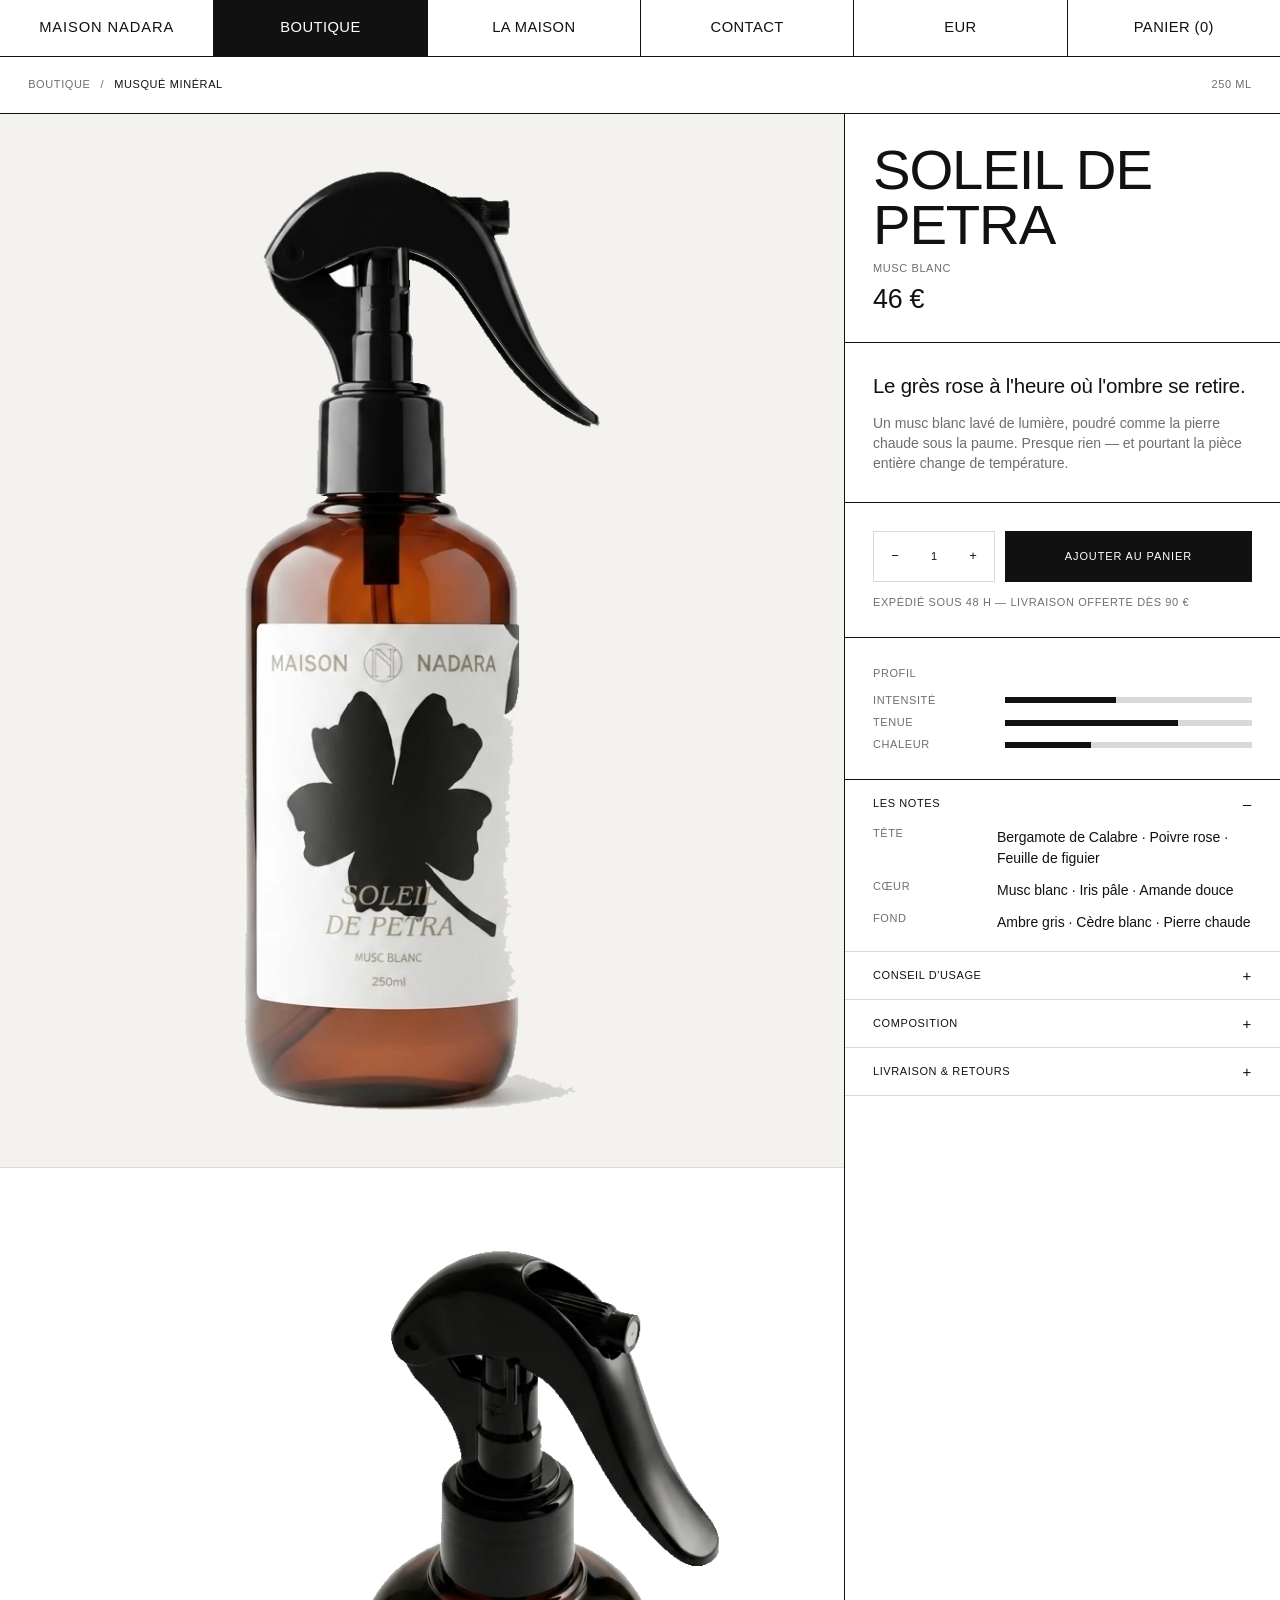
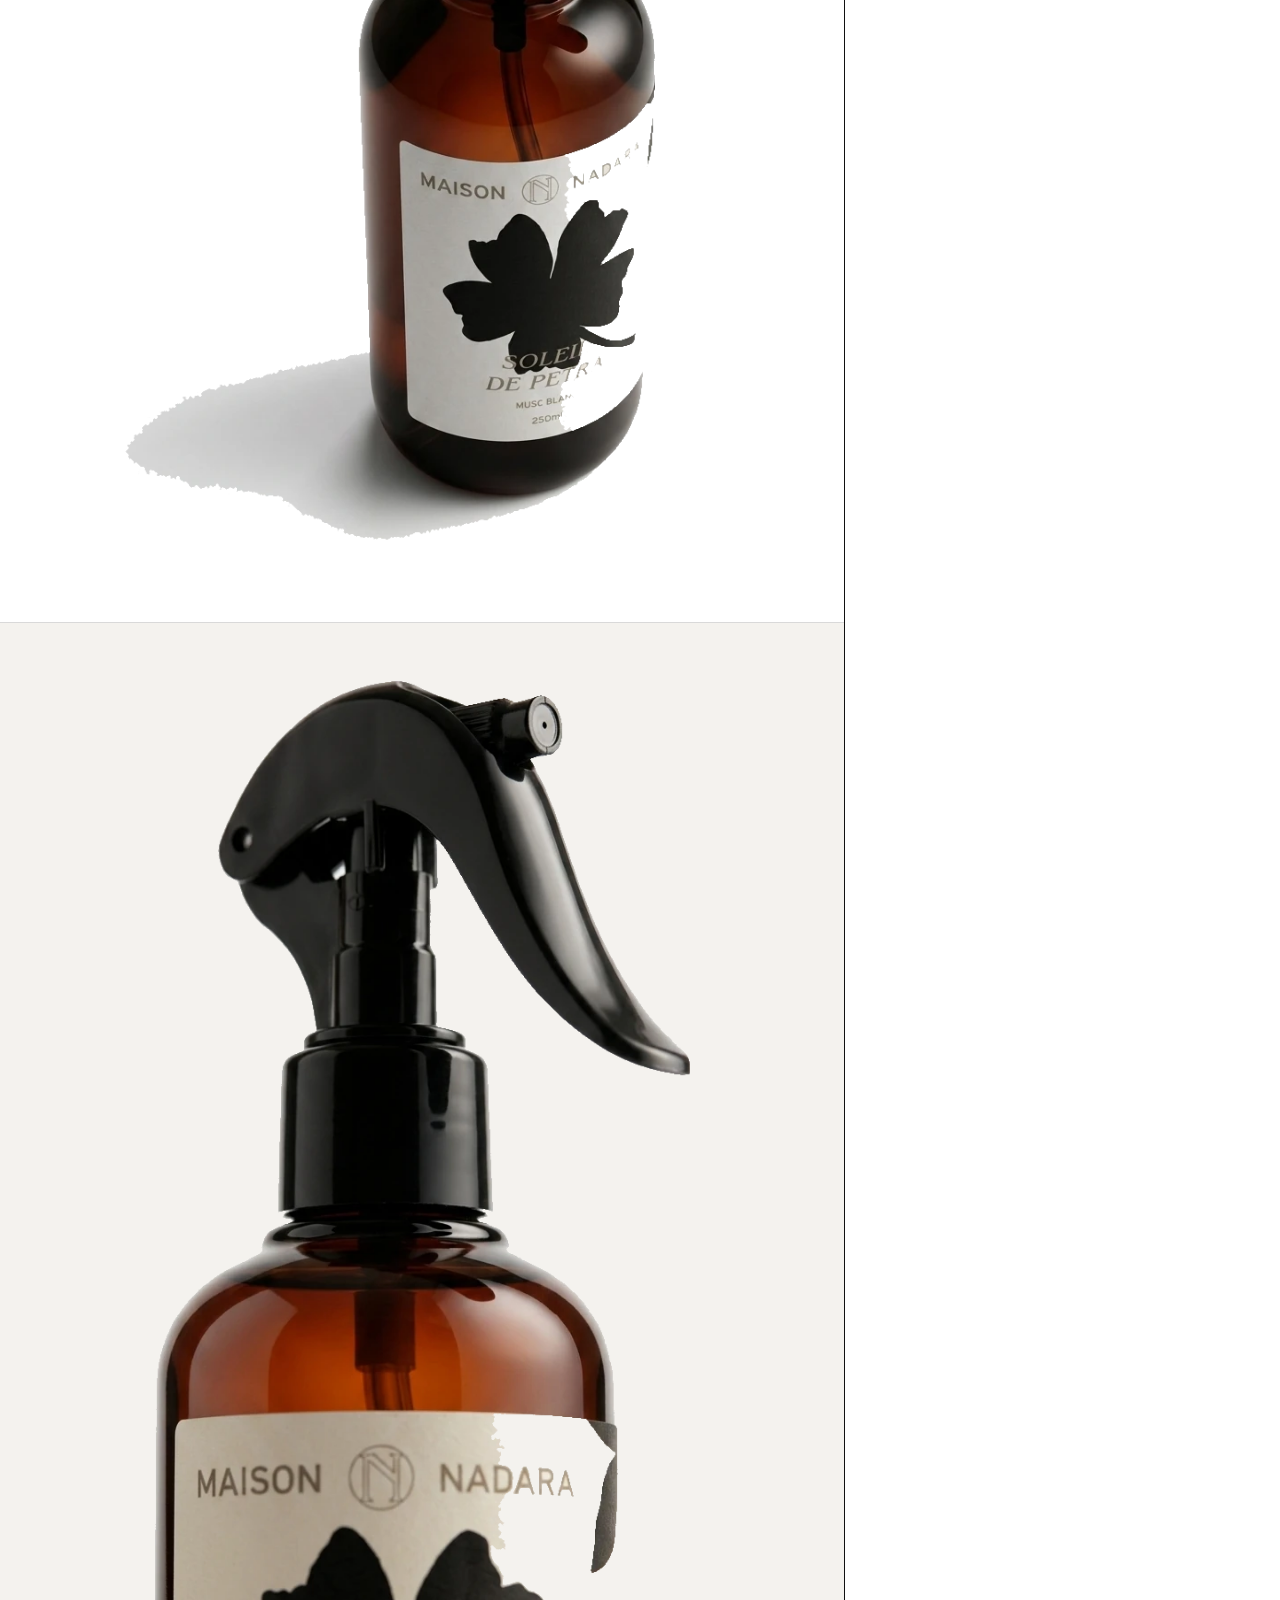
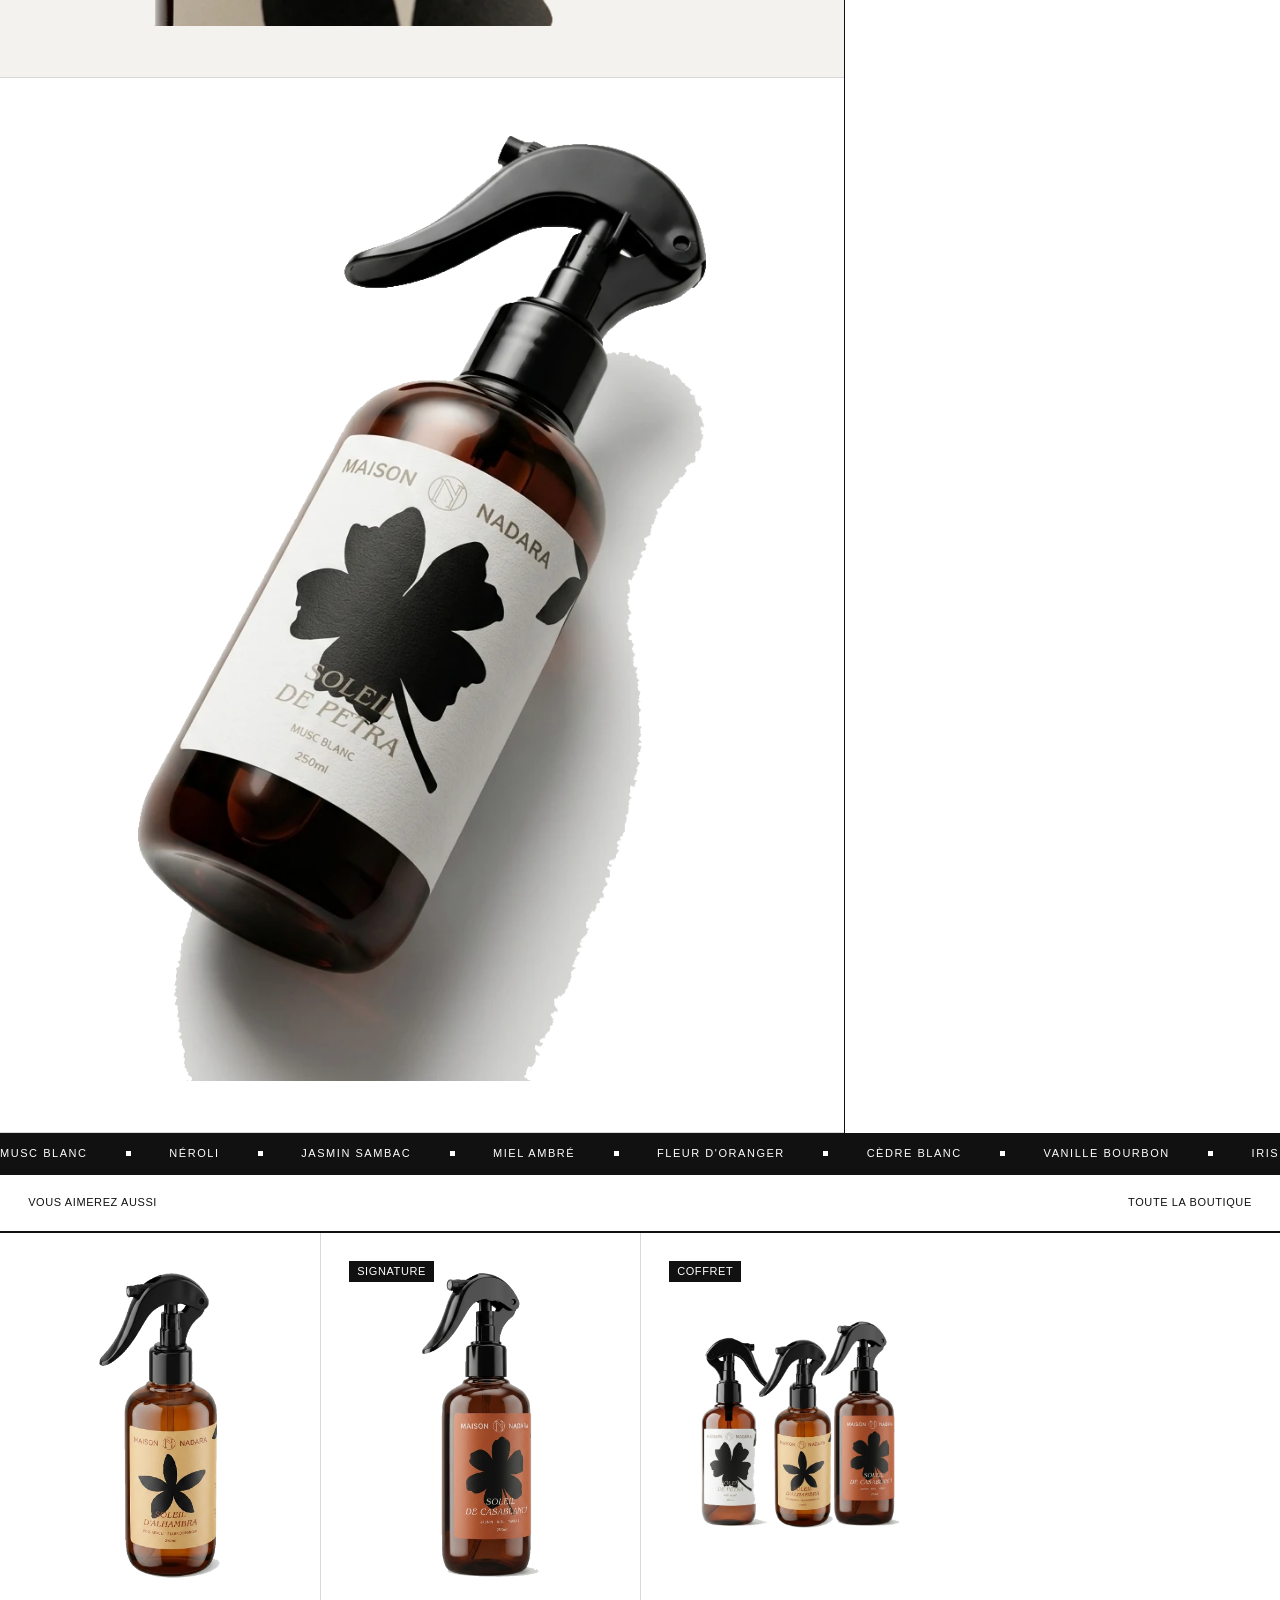
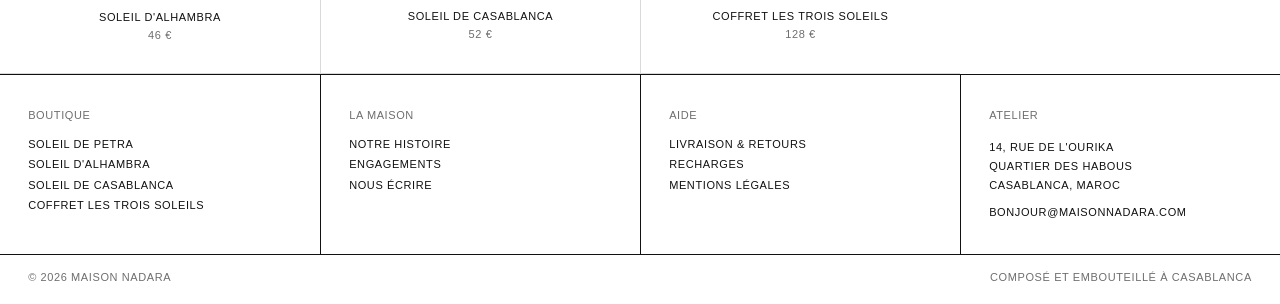
<file: produit.html>
<!doctype html>
<html lang="fr">
<head>
<meta charset="utf-8">
<meta name="viewport" content="width=device-width,initial-scale=1">
<title>Produit — Maison Nadara</title>
<meta name="description" content="Fiche produit Maison Nadara : notes, profil, conseils d'usage et composition.">
<meta name="theme-color" content="#FFFFFF">
<link rel="icon" href="assets/favicon.png">
<link rel="stylesheet" href="assets/css/base.css">
<link rel="stylesheet" href="assets/css/blocks.css">
<script>document.documentElement.classList.add('js')</script>
</head>
<body>

<nav class="nav" aria-label="Principale">
  <a href="index.html"><span class="brand">Maison Nadara</span></a>
  <a href="boutique.html" aria-current="page">Boutique</a>
  <a href="maison.html">La Maison</a>
  <a href="contact.html">Contact</a>
  <button type="button" data-devise aria-label="Changer de devise"><span data-devise-lbl>EUR</span></button>
  <button type="button" data-cart-open>Panier (<span data-count>0</span>)</button>
</nav>

<main data-pdp>
<div class="bar">
  <div class="crumbs ui">
    <a class="lnk k60" href="boutique.html">Boutique</a><span class="k60">/</span><span data-f="family"></span>
  </div>
  <p class="ui k60" data-f="volume"></p>
</div>

<section class="pdp">
  <div class="pdp__views" data-f="views"></div>

  <div class="pdp__info">
    <div class="pdp__block">
      <h1 class="h2" data-f="name"></h1>
      <p class="ui k60" style="margin-top:10px" data-f="sub"></p>
      <p class="pdp__price h3 num" data-f="price"></p>
    </div>

    <div class="pdp__block">
      <p class="lead" data-f="claim"></p>
      <p class="k60" style="margin-top:14px" data-f="story"></p>
    </div>

    <div class="pdp__block">
      <div style="display:flex;gap:10px;align-items:stretch">
        <div class="qty" data-qty style="margin-top:0;align-items:stretch">
          <button type="button" data-step="-1" aria-label="Diminuer la quantité" style="width:44px;height:auto">&minus;</button>
          <output style="align-self:center"></output>
          <button type="button" data-step="1" aria-label="Augmenter la quantité" style="width:44px;height:auto">+</button>
        </div>
        <button class="btn" type="button" data-f="add" data-qty="1" style="flex:1">Ajouter au panier</button>
      </div>
      <p class="ui k60" style="margin-top:14px">Expédié sous 48 h — livraison offerte dès <span data-franco>90 €</span></p>
    </div>

    <div class="pdp__block">
      <p class="ui k60" style="margin-bottom:14px">Profil</p>
      <div class="bars" data-f="bars"></div>
    </div>

    <div class="acc">
      <details open>
        <summary class="ui">Les notes</summary>
        <div class="body"><div class="pdp__notes" data-f="notes"></div></div>
      </details>
      <details>
        <summary class="ui">Conseil d'usage</summary>
        <div class="body k60" data-f="usage"></div>
      </details>
      <details>
        <summary class="ui">Composition</summary>
        <div class="body k60" data-f="compo"></div>
      </details>
      <details>
        <summary class="ui">Livraison &amp; retours</summary>
        <div class="body k60">Expédition sous 48 h depuis Casablanca. Livraison offerte dès <span data-franco>90 €</span>. Retour sous 30 jours, flacon non entamé.</div>
      </details>
    </div>
  </div>
</section>

<div class="ticker"><div class="ticker__t"><span>
  Musc blanc <i></i> Néroli <i></i> Jasmin sambac <i></i> Miel ambré <i></i> Fleur d'oranger
  <i></i> Cèdre blanc <i></i> Vanille bourbon <i></i> Iris pâle <i></i> Benjoin <i></i>
</span></div></div>

<div class="bar"><p class="ui">Vous aimerez aussi</p><a class="ui lnk" href="boutique.html">Toute la boutique</a></div>
<section class="grid" data-f="related"></section>
</main>

<footer class="foot">
  <div class="foot__cols">
    <div>
      <p class="foot__h ui k60">Boutique</p>
      <ul class="foot__list ui">
        <li><a class="lnk" href="produit.html?p=soleil-de-petra">Soleil de Petra</a></li>
        <li><a class="lnk" href="produit.html?p=soleil-d-alhambra">Soleil d'Alhambra</a></li>
        <li><a class="lnk" href="produit.html?p=soleil-de-casablanca">Soleil de Casablanca</a></li>
        <li><a class="lnk" href="produit.html?p=coffret-trois-soleils">Coffret Les Trois Soleils</a></li>
      </ul>
    </div>
    <div>
      <p class="foot__h ui k60">La maison</p>
      <ul class="foot__list ui">
        <li><a class="lnk" href="maison.html">Notre histoire</a></li>
        <li><a class="lnk" href="maison.html#engagements">Engagements</a></li>
        <li><a class="lnk" href="contact.html">Nous écrire</a></li>
      </ul>
    </div>
    <div>
      <p class="foot__h ui k60">Aide</p>
      <ul class="foot__list ui">
        <li><a class="lnk" href="contact.html">Livraison &amp; retours</a></li>
        <li><a class="lnk" href="contact.html">Recharges</a></li>
        <li><a class="lnk" href="contact.html">Mentions légales</a></li>
      </ul>
    </div>
    <div>
      <p class="foot__h ui k60">Atelier</p>
      <p class="ui" style="line-height:1.7">14, rue de l'Ourika<br>Quartier des Habous<br>Casablanca, Maroc</p>
      <p class="ui" style="margin-top:12px"><a class="lnk" href="contact.html">bonjour@maisonnadara.com</a></p>
    </div>
  </div>

  <div class="foot__bar ui k60">
    <span>© 2026 Maison Nadara</span>
    <span>Composé et embouteillé à Casablanca</span>
  </div>
</footer>

<dialog class="drawer" aria-label="Votre panier">
  <div class="drawer__in">
    <div class="drawer__hd">
      <p class="ui">Panier (<span data-count>0</span>)</p>
      <button class="x" type="button" data-cart-close aria-label="Fermer le panier">&#10005;</button>
    </div>
    <div class="drawer__body"></div>
    <div class="drawer__ft" hidden>
      <div class="drawer__row"><span class="ui k60">Sous-total</span><span class="drawer__sum h3 num"></span></div>
      <p class="ui k60">Livraison offerte dès <span data-franco>90 €</span> — retours sous 30 jours</p>
      <button class="btn btn--block" type="button" data-checkout>Passer commande</button>
      <p class="drawer__note ui msg"></p>
    </div>
  </div>
</dialog>

<script src="assets/js/data.js"></script>
<script src="assets/js/app.js"></script>
</body>
</html>
</file>
<file: assets/css/base.css>
/* ============================================================
   MAISON NADARA — v2 · système « grille & filets »
   1. Jetons     4. Grille & filets   7. Panier
   2. Reset      5. Navigation        8. Pied de page
   3. Typo       6. Boutons/liens     9. Mouvement
   ============================================================ */

/* ---------- 1. Jetons ---------- */
:root{
  --w:#FFFFFF;
  --k:#111111;
  --k60:#6E6E6E;
  --line:#111111;
  --soft:#D9D9D9;
  --paper:#F4F2EE;
  --terre:#C4643F;

  --ff:"Helvetica Neue",Helvetica,Arial,"Liberation Sans",sans-serif;

  --nav:clamp(48px,4.4vw,64px);
  --pad:clamp(14px,2.2vw,32px);
  --gap:clamp(14px,2.2vw,32px);
  --sec:clamp(56px,7vw,120px);

  --ui:clamp(11px,.82vw,13px);
  --ui-lg:clamp(13px,1.15vw,18px);
  --body:clamp(14px,1.02vw,16px);
  --lead:clamp(17px,1.6vw,25px);
  --h3:clamp(20px,2.1vw,30px);
  --h2:clamp(30px,4.4vw,64px);
  --h1:clamp(38px,7vw,110px);

  --ease:cubic-bezier(.22,1,.36,1);
}

/* ---------- 2. Reset ---------- */
*,*::before,*::after{box-sizing:border-box;margin:0;padding:0}
html{-webkit-text-size-adjust:100%;scroll-behavior:smooth}
body{
  font-family:var(--ff);
  font-size:var(--body);
  line-height:1.45;
  color:var(--k);
  background:var(--w);
  overflow-x:clip;
  -webkit-font-smoothing:antialiased;
}
img,svg,canvas{display:block;max-width:100%}
img{height:auto}
button,input,textarea,select{font:inherit;color:inherit;background:none;border:none;border-radius:0}
button{cursor:pointer}
a{color:inherit;text-decoration:none}
ul,ol{list-style:none}
:focus-visible{outline:2px solid var(--terre);outline-offset:-2px}
::selection{background:var(--k);color:var(--w)}

/* ---------- 3. Typographie ---------- */
.ui{
  font-size:var(--ui);letter-spacing:.055em;text-transform:uppercase;font-weight:500;
  line-height:1.2;
}
.ui-lg{font-size:var(--ui-lg);letter-spacing:.03em;text-transform:uppercase;font-weight:500}
.h1{font-size:var(--h1);line-height:.92;letter-spacing:-.03em;font-weight:500;text-transform:uppercase}
.h2{font-size:var(--h2);line-height:.98;letter-spacing:-.02em;font-weight:500;text-transform:uppercase}
.h3{font-size:var(--h3);line-height:1.08;letter-spacing:-.01em;font-weight:500;text-transform:uppercase}
.lead{font-size:var(--lead);line-height:1.32;letter-spacing:-.012em;text-wrap:pretty}
.k60{color:var(--k60)}
.prose{max-width:62ch;text-wrap:pretty}
.prose + .prose{margin-top:1em}
.num{font-variant-numeric:tabular-nums}

/* ---------- 4. Grille & filets ---------- */
.bleed{width:100%}
.pad{padding-inline:var(--pad)}
.sec{padding-block:var(--sec)}
.rule{border-top:1px solid var(--line)}
.rule-soft{border-top:1px solid var(--soft)}
.bar{
  display:flex;align-items:center;justify-content:space-between;gap:var(--gap);
  min-height:var(--nav);padding-inline:var(--pad);
  border-bottom:1px solid var(--line);
}
.bar > *{display:flex;align-items:center;gap:clamp(10px,1.6vw,28px)}
.cells{display:grid;border-top:1px solid var(--line)}
.cells > *{border-bottom:1px solid var(--line)}
.sr-only{position:absolute;width:1px;height:1px;overflow:hidden;clip-path:inset(50%);white-space:nowrap}

/* le nom de la maison est composé en typographie, pas en image */
.brand{font-weight:500;letter-spacing:.06em;white-space:nowrap}

/* ---------- 5. Navigation ---------- */
.nav{
  position:sticky;top:0;z-index:60;background:var(--w);
  display:grid;grid-template-columns:repeat(6,1fr);
  border-bottom:1px solid var(--line);
}
.nav a,.nav button{
  height:var(--nav);display:flex;align-items:center;justify-content:center;text-align:center;
  font-size:var(--ui-lg);letter-spacing:.03em;text-transform:uppercase;font-weight:500;
  white-space:nowrap;border-left:1px solid var(--line);
  transition:background-color .18s linear,color .18s linear;
}
.nav > :first-child{border-left:0}
.nav a:hover,.nav button:hover,.nav a[aria-current="page"]{background:var(--k);color:var(--w)}
@media (max-width:760px){
  .nav{grid-template-columns:repeat(3,1fr)}
  .nav > :nth-child(4){border-left:0}
  .nav > :nth-child(-n+3){border-bottom:1px solid var(--line)}
}

/* ---------- 6. Boutons & liens ---------- */
.btn{
  display:inline-grid;place-items:center;min-height:clamp(46px,4vw,58px);padding-inline:1.6em;
  font-size:var(--ui);letter-spacing:.08em;text-transform:uppercase;font-weight:500;
  background:var(--k);color:var(--w);
  transition:background-color .18s linear,color .18s linear;
}
.btn:hover{background:var(--terre)}
.btn--ghost{background:transparent;color:var(--k);box-shadow:inset 0 0 0 1px var(--line)}
.btn--ghost:hover{background:var(--k);color:var(--w)}
.btn--block{width:100%}
.lnk{position:relative;display:inline-block}
.lnk::after{
  content:"";position:absolute;left:0;bottom:-.14em;width:100%;height:1px;background:currentColor;
  transform:scaleX(0);transform-origin:right;transition:transform .35s var(--ease);
}
.lnk:hover::after{transform:scaleX(1);transform-origin:left}

/* bandeau défilant */
.ticker{overflow:hidden;border-bottom:1px solid var(--line);background:var(--k);color:var(--w)}
.ticker--light{background:var(--w);color:var(--k)}
.ticker__t{display:flex;white-space:nowrap;will-change:transform}
.ticker__t > span{
  display:flex;align-items:center;gap:clamp(20px,3vw,56px);flex:none;
  padding:clamp(9px,1vw,14px) 0;padding-right:clamp(20px,3vw,56px);
  font-size:var(--ui);letter-spacing:.14em;text-transform:uppercase;font-weight:500;
  animation:tick var(--tick,42s) linear infinite;
}
.ticker:hover .ticker__t > span{animation-play-state:paused}
@keyframes tick{to{transform:translateX(-100%)}}
.ticker i{width:5px;height:5px;background:currentColor;flex:none}

/* ---------- 7. Panier ---------- */
.drawer{
  width:min(460px,100vw);max-width:100vw;height:100dvh;max-height:100dvh;
  margin:0 0 0 auto;padding:0;border:0;border-left:1px solid var(--line);
  background:var(--w);color:var(--k);
  transform:translateX(100%);
  transition:transform .42s var(--ease),overlay .42s allow-discrete,display .42s allow-discrete;
}
.drawer[open]{transform:none}
@starting-style{ .drawer[open]{transform:translateX(100%)} }
.drawer::backdrop{background:rgba(17,17,17,.42);opacity:0;
  transition:opacity .42s linear,overlay .42s allow-discrete,display .42s allow-discrete}
.drawer[open]::backdrop{opacity:1}
@starting-style{ .drawer[open]::backdrop{opacity:0} }
.drawer__in{display:flex;flex-direction:column;height:100%}
.drawer__hd{display:flex;align-items:center;justify-content:space-between;
  min-height:var(--nav);padding-inline:var(--pad);border-bottom:1px solid var(--line)}
.drawer__body{flex:1;overflow-y:auto;padding-inline:var(--pad)}
.drawer__ft{padding:var(--pad);border-top:1px solid var(--line);display:grid;gap:14px}
.drawer__row{display:flex;justify-content:space-between;align-items:baseline}
.x{width:34px;height:34px;display:grid;place-items:center;font-size:17px;margin-right:-8px;
  transition:background-color .18s linear,color .18s linear}
.x:hover{background:var(--k);color:var(--w)}
.citem{display:grid;grid-template-columns:64px 1fr auto;gap:14px;align-items:start;
  padding-block:18px;border-bottom:1px solid var(--soft)}
.citem__img{position:relative;aspect-ratio:3/4;background:var(--paper)}
.citem__img img{position:absolute;inset:0;width:100%;height:100%;object-fit:contain;padding:8% 12%}
.qty{display:inline-flex;align-items:center;margin-top:10px;box-shadow:inset 0 0 0 1px var(--soft)}
.qty button{width:28px;height:28px;display:grid;place-items:center;font-size:13px;
  transition:background-color .18s linear,color .18s linear}
.qty button:hover{background:var(--k);color:var(--w)}
.qty output{min-width:34px;text-align:center;font-size:var(--ui);font-variant-numeric:tabular-nums}
.citem__rm{margin-top:10px;font-size:var(--ui);letter-spacing:.055em;text-transform:uppercase;
  color:var(--k60)}
.citem__rm:hover{color:var(--terre)}
.drawer__empty{padding-block:clamp(48px,9vw,90px);text-align:center}

/* ---------- 8. Pied de page ---------- */
.foot{border-top:1px solid var(--line)}
.foot__cols{display:grid;grid-template-columns:repeat(4,1fr)}
.foot__cols > div{padding:calc(var(--pad) + 6px) var(--pad);border-left:1px solid var(--line);
  border-bottom:1px solid var(--line)}
.foot__cols > div:first-child{border-left:0}
.foot__h{margin-bottom:16px}
.foot__list{display:grid;gap:7px}
.foot__bar{display:flex;flex-wrap:wrap;gap:8px 24px;justify-content:space-between;
  padding:16px var(--pad) 20px}
@media (max-width:860px){ .foot__cols{grid-template-columns:repeat(2,1fr)} .foot__cols > :nth-child(3){border-left:0} }
@media (max-width:520px){ .foot__cols{grid-template-columns:1fr} .foot__cols > div{border-left:0} }

/* ---------- 9. Mouvement (sobre) ---------- */
[data-in]{opacity:0;transform:translateY(14px);transition:opacity .7s var(--ease),transform .7s var(--ease)}
[data-in].on{opacity:1;transform:none}
[data-in="1"]{transition-delay:.06s}
[data-in="2"]{transition-delay:.12s}
[data-in="3"]{transition-delay:.18s}

.wipe{overflow:hidden}
.wipe > *{clip-path:inset(0 0 100% 0);transition:clip-path 1s var(--ease)}
.wipe.on > *{clip-path:inset(0 0 0 0)}

.fig{position:relative;overflow:hidden;background:var(--paper)}
.fig img{width:100%;height:100%;object-fit:cover;
  transform:scale(1.05);opacity:0;transition:transform 1.1s var(--ease),opacity .8s linear}
.fig.on img{transform:none;opacity:1}

.growline{transform:scaleX(0);transform-origin:left;transition:transform .9s var(--ease)}
.growline.on{transform:scaleX(1)}

@media (prefers-reduced-motion:reduce){
  *,*::before,*::after{animation-duration:.01ms !important;animation-iteration-count:1 !important;
    transition-duration:.01ms !important;scroll-behavior:auto !important}
  [data-in]{opacity:1 !important;transform:none !important}
  .wipe > *{clip-path:none !important}
  .fig img{opacity:1 !important;transform:none !important}
  .growline{transform:none !important}
}
html:not(.js) [data-in]{opacity:1;transform:none}
html:not(.js) .wipe > *{clip-path:none}
html:not(.js) .fig img{opacity:1;transform:none}
html:not(.js) .growline{transform:none}

@media (prefers-reduced-motion:no-preference){
  @view-transition{navigation:auto}
  ::view-transition-old(root){animation:.22s linear both vo}
  ::view-transition-new(root){animation:.3s .04s linear both vi}
  @keyframes vo{to{opacity:0}}
  @keyframes vi{from{opacity:0}}
}
</file>
<file: assets/css/blocks.css>
/* ============================================================
   MAISON NADARA — v2 · blocs de page
   ============================================================ */

/* ---------- Héros ---------- */
.hero{
  position:relative;border-bottom:1px solid var(--line);background:#EFEAE2;
}
.hero__img{position:relative;height:calc(100svh - var(--nav));min-height:320px;overflow:hidden;
  background:#EFEAE2}

/* --- diaporama --- */
.slides{position:absolute;inset:0}
.slide{position:absolute;inset:0;opacity:0;visibility:hidden;
  transition:opacity .75s var(--ease),visibility 0s .75s}
.slide.on{opacity:1;visibility:visible;transition:opacity .75s var(--ease),visibility 0s}
.slide img,.slide video{width:100%;height:100%;object-fit:cover;object-position:center;
  background:#EFEAE2}
.slide video{pointer-events:none}

.hero__rail{position:absolute;left:0;right:0;bottom:0;height:2px;z-index:3;
  background:color-mix(in srgb,var(--k) 14%,transparent)}
.hero__rail i{display:block;height:100%;width:0;background:var(--k)}

.hero__ctrl{position:absolute;right:0;bottom:2px;z-index:4;display:flex;background:var(--w);
  border-top:1px solid var(--line);border-left:1px solid var(--line)}
.hero__ctrl > *{min-width:clamp(46px,4vw,58px);height:clamp(38px,3.4vw,46px);
  display:flex;align-items:center;justify-content:center;border-left:1px solid var(--line);
  font-size:var(--ui);letter-spacing:.055em;text-transform:uppercase;font-weight:500}
.hero__ctrl > :first-child{border-left:0}
.hero__ctrl button{transition:background-color .18s linear,color .18s linear}
.hero__ctrl button:hover{background:var(--k);color:var(--w)}
.hero__ctrl .num{min-width:clamp(64px,6vw,84px);font-variant-numeric:tabular-nums}

.hero__dots{position:absolute;left:var(--pad);bottom:calc(var(--pad) + 2px);z-index:4;display:flex;gap:6px}
.hero__dots button{width:26px;height:3px;background:color-mix(in srgb,var(--k) 24%,transparent);
  transition:background-color .25s linear}
.hero__dots button[aria-current="true"]{background:var(--k)}
.hero__meta{
  position:absolute;left:var(--pad);top:var(--pad);z-index:2;
  display:grid;gap:4px;max-width:26rem;
}
.hero__meta p{background:var(--w);display:inline-block;padding:5px 9px;justify-self:start}
.hero.on .hero__cue{position:absolute;right:var(--pad);bottom:var(--pad);z-index:2;
  background:var(--w);padding:6px 10px}
/* n'apparaît que si la lecture automatique est refusée par le navigateur */
.hero__play{position:absolute;right:0;bottom:0;z-index:4;
  min-height:clamp(38px,3.4vw,46px);padding-inline:1.3em;background:var(--w);color:var(--k);
  border-top:1px solid var(--line);border-left:1px solid var(--line);
  transition:background-color .18s linear,color .18s linear}
.hero__play:hover{background:var(--k);color:var(--w)}
@media (max-width:760px){
  /* la barre de navigation passe sur deux rangées */
  .hero__img{height:calc(100svh - var(--nav)*2 - 1px)}
  .hero__cue{display:none}
}

/* ---------- Blocs catégories (2 colonnes plein-bord) ---------- */
.duo{display:grid;grid-template-columns:1fr 1fr;border-bottom:1px solid var(--line)}
.duo > a{position:relative;display:block;border-left:1px solid var(--line);background:var(--paper)}
.duo > a:first-child{border-left:0}
.duo figure{position:relative;aspect-ratio:4/5;overflow:hidden}
.duo img{width:100%;height:100%;object-fit:cover;
  transform:scale(1.04);opacity:0;transition:transform 1.2s var(--ease),opacity .8s linear}
.duo .fig.on img,.duo a.on img{transform:none;opacity:1}
.duo a:hover img{transform:scale(1.03)}
.duo__lbl{position:absolute;left:var(--pad);bottom:var(--pad);right:var(--pad);z-index:2;
  display:flex;flex-wrap:wrap;align-items:baseline;justify-content:space-between;gap:8px 18px}
.duo__lbl h3{font-size:clamp(20px,3vw,44px);line-height:.98;letter-spacing:-.02em;
  font-weight:500;text-transform:uppercase}
.duo__go{opacity:0;transform:translateX(-6px);transition:opacity .3s linear,transform .3s var(--ease)}
.duo > a:hover .duo__go{opacity:1;transform:none}
@media (max-width:700px){ .duo{grid-template-columns:1fr} .duo > a{border-left:0;border-bottom:1px solid var(--line)} }

/* ---------- Section pleine couleur ---------- */
.slab{
  background:var(--terre);color:var(--w);border-bottom:1px solid var(--line);
  --rule:color-mix(in srgb,#fff 32%,transparent);
  display:grid;grid-template-columns:1fr minmax(300px,40%);
}
.slab__txt{
  padding:var(--sec) var(--pad);border-right:1px solid var(--rule);
  display:flex;flex-direction:column;justify-content:center;
}
.slab figure{margin:0;display:flex;align-items:flex-end;justify-content:center;
  padding:clamp(28px,4vw,64px) clamp(0px,1vw,16px) 0;overflow:hidden}
.slab img{width:100%;height:auto;object-fit:contain;display:block;translate:0 1px}

/* les trois soleils listés dans la bannière */
.slab__rows{margin-top:clamp(22px,3vw,38px);border-top:1px solid var(--rule)}
.slab__rows li{
  display:grid;grid-template-columns:2.6rem 1fr auto;gap:clamp(10px,2vw,26px);
  align-items:baseline;padding:clamp(9px,1.1vw,15px) 0;border-bottom:1px solid var(--rule);
}
.slab__rows b{font-weight:500;opacity:.55;font-variant-numeric:tabular-nums}
.slab__rows em{font-style:normal;opacity:.7}
.slab__cta{display:flex;flex-wrap:wrap;align-items:center;gap:12px;margin-top:clamp(24px,3vw,38px)}

/* variante : la colonne de droite est une photo plein cadre */
.slab--photo figure{padding:0;display:block;position:relative;overflow:hidden;min-height:340px}
.slab--photo img{position:absolute;inset:0;width:100%;height:100%;object-fit:cover;
  object-position:center;translate:0}
.slab .btn{background:var(--w);color:var(--k)}
.slab .btn:hover{background:var(--k);color:var(--w)}
.slab .btn--ghost{background:transparent;color:var(--w);box-shadow:inset 0 0 0 1px currentColor}
.slab .btn--ghost:hover{background:var(--w);color:var(--terre);box-shadow:none}
@media (max-width:820px){
  .slab{grid-template-columns:1fr}
  .slab__txt{border-right:0;border-bottom:1px solid var(--rule);padding-block:clamp(40px,8vw,70px)}
  .slab figure{padding-inline:var(--pad)}
  .slab img{max-width:420px;margin-inline:auto}
  .slab--photo figure{padding:0;min-height:0;aspect-ratio:4/3}
  .slab--photo img{max-width:none;margin:0}
}

/* ---------- Grille produits ---------- */
.grid{display:grid;grid-template-columns:repeat(4,1fr);border-top:1px solid var(--line)}
.grid--3{grid-template-columns:repeat(3,1fr)}
.card{position:relative;display:flex;flex-direction:column;
  border-left:1px solid var(--soft);border-bottom:1px solid var(--soft);
  padding:var(--pad) var(--pad) clamp(20px,2.4vw,34px)}
.card:nth-child(4n+1){border-left:0}
.card.is-out{display:none}
.card__media{position:relative;aspect-ratio:4/5;background:var(--w)}
.card__media img{position:absolute;inset:0;width:100%;height:100%;object-fit:contain;
  padding:4% 12%;transition:opacity .3s linear}
.card__media img.b{opacity:0;padding:1% 5%}
.card:hover img.a{opacity:0}
.card:hover img.b{opacity:1}
.card__link{position:absolute;inset:0;z-index:2}
.card__t{margin-top:clamp(14px,1.6vw,22px);text-align:center}
.card__p{margin-top:5px;text-align:center;color:var(--k60)}
.card__tag{position:absolute;top:var(--pad);left:var(--pad);z-index:3;
  background:var(--k);color:var(--w);padding:4px 8px}
.card__add{
  position:absolute;z-index:3;left:var(--pad);right:var(--pad);bottom:clamp(20px,2.4vw,34px);
  min-height:42px;display:grid;place-items:center;background:var(--k);color:var(--w);
  font-size:var(--ui);letter-spacing:.08em;text-transform:uppercase;font-weight:500;
  opacity:0;transform:translateY(6px);transition:opacity .22s linear,transform .22s var(--ease),background-color .18s
}
.card:hover .card__add,.card:focus-within .card__add{opacity:1;transform:none}
.card__add:hover{background:var(--terre)}
@media (max-width:1100px){
  .grid,.grid--3{grid-template-columns:repeat(2,1fr)}
  .card:nth-child(4n+1){border-left:1px solid var(--soft)}
  .card:nth-child(2n+1){border-left:0}
}
@media (max-width:520px){
  .grid,.grid--3{grid-template-columns:1fr}
  .card{border-left:0}
}

/* ---------- Fiche produit ---------- */
.pdp{display:grid;grid-template-columns:1fr minmax(340px,34%);align-items:start}
.pdp__views{border-right:1px solid var(--line)}
.pdp__view{position:relative;aspect-ratio:4/5;background:var(--paper);
  border-bottom:1px solid var(--soft)}
.pdp__view img{position:absolute;inset:0;width:100%;height:100%;object-fit:contain;padding:6% 14%}
.pdp__view:nth-child(even){background:var(--w)}
.pdp__info{position:sticky;top:var(--nav)}
.pdp__block{padding:var(--pad);border-bottom:1px solid var(--line)}
.pdp__price{margin-top:10px}
.pdp__notes{display:grid;gap:12px}
.pdp__notes > div{display:grid;grid-template-columns:minmax(5.5rem,7rem) 1fr;gap:12px}
.acc details{border-bottom:1px solid var(--soft)}
.acc summary{list-style:none;cursor:pointer;padding:16px var(--pad);display:flex;
  justify-content:space-between;align-items:center;gap:12px}
.acc summary::-webkit-details-marker{display:none}
.acc summary::after{content:"+";font-size:15px;line-height:1}
.acc details[open] summary::after{content:"–"}
.acc .body{padding:0 var(--pad) 18px}
.bars{display:grid;gap:9px}
.bars > div{display:grid;grid-template-columns:minmax(6rem,7.5rem) 1fr;gap:12px;align-items:center}
.bars i{display:block;height:6px;background:var(--soft);position:relative}
.bars i::after{content:"";position:absolute;inset:0 auto 0 0;width:var(--v,50%);background:var(--k);
  transform:scaleX(0);transform-origin:left;transition:transform .9s var(--ease)}
.on .bars i::after,.bars.on i::after{transform:scaleX(1)}
@media (max-width:900px){
  .pdp{grid-template-columns:1fr}
  .pdp__views{border-right:0;border-bottom:1px solid var(--line)}
  .pdp__info{position:static}
}

/* ---------- Éditorial ---------- */
.split{display:grid;grid-template-columns:repeat(2,1fr);border-bottom:1px solid var(--line)}
.split > *{padding:var(--sec) var(--pad);border-left:1px solid var(--line)}
.split > :first-child{border-left:0}
.split--media > figure{padding:0;display:block}
.split--media figure img{width:100%;height:100%;object-fit:cover;aspect-ratio:4/5}
@media (max-width:820px){ .split{grid-template-columns:1fr} .split > *{border-left:0} }

.rows{border-top:1px solid var(--line)}
.rows li{display:grid;grid-template-columns:minmax(7rem,9rem) 1fr;gap:var(--gap);
  padding:clamp(16px,2vw,26px) 0;border-bottom:1px solid var(--soft)}
.rows li > div{max-width:64ch}
.rows b{font-weight:500;color:var(--k60)}
@media (max-width:620px){ .rows li{grid-template-columns:1fr;gap:6px} }

.stats{display:grid;grid-template-columns:repeat(4,1fr);border-top:1px solid var(--line)}
.stats > div{padding:var(--pad);border-left:1px solid var(--soft)}
.stats > div:first-child{border-left:0}
.stats b{display:block;font-size:clamp(28px,3.6vw,56px);line-height:1;letter-spacing:-.03em;
  font-weight:500;font-variant-numeric:tabular-nums;margin-bottom:8px}
@media (max-width:700px){ .stats{grid-template-columns:repeat(2,1fr)} .stats > :nth-child(3){border-left:0} }

/* ---------- Journal ---------- */
.jour{display:grid;grid-template-columns:repeat(3,1fr);border-top:1px solid var(--line)}
.jour article{padding:var(--pad);border-left:1px solid var(--soft)}
.jour article:first-child{border-left:0}
.jour figure{aspect-ratio:5/4;margin-bottom:clamp(14px,1.6vw,22px)}
.jour h3{margin-bottom:8px}
@media (max-width:820px){ .jour{grid-template-columns:1fr} .jour article{border-left:0;border-bottom:1px solid var(--soft)} }

/* ---------- Formulaires ---------- */
.field{display:flex;align-items:stretch;border:1px solid var(--line);max-width:520px}
.field input{flex:1;padding:0 14px;min-height:clamp(46px,4vw,56px);min-width:0}
.field button{padding-inline:1.4em;background:var(--k);color:var(--w);
  font-size:var(--ui);letter-spacing:.08em;text-transform:uppercase;font-weight:500;
  transition:background-color .18s linear}
.field button:hover{background:var(--terre)}
.form{display:grid}
.form label{display:grid;border-bottom:1px solid var(--soft);padding-block:12px}
.form label > span{margin-bottom:6px}
.form input,.form textarea{padding:6px 0;font-size:var(--body)}
.form textarea{resize:vertical;min-height:120px}
.msg{color:var(--terre)}

/* ---------- En-tête de page ---------- */
.phead{padding:clamp(40px,6vw,110px) var(--pad) clamp(28px,4vw,64px);border-bottom:1px solid var(--line)}
.phead .h1{max-width:16ch}
.crumbs{display:flex;gap:10px;flex-wrap:wrap}
.chips{display:flex;flex-wrap:wrap}
.chip{padding:11px 16px;border:1px solid var(--line);margin:-1px 0 0 -1px;
  font-size:var(--ui);letter-spacing:.055em;text-transform:uppercase;font-weight:500;
  transition:background-color .18s linear,color .18s linear}
.chip:hover{background:var(--soft)}
.chip[aria-pressed="true"]{background:var(--k);color:var(--w)}

/* ============================================================
   INDEX COLLECTION — catalogue compact, aperçu au survol
   ============================================================ */
.coll{position:relative;border-top:1px solid var(--line)}
.coll__row{
  position:relative;display:grid;align-items:center;gap:clamp(12px,2vw,28px);
  grid-template-columns:3.5rem minmax(0,1fr) minmax(0,15.5rem) 5.5rem 7.5rem;
  padding:clamp(15px,1.7vw,26px) var(--pad);
  border-bottom:1px solid var(--soft);
  transition:background-color .22s linear,color .22s linear;
}
.coll__row:hover,.coll__row:focus-within{background:var(--k);color:var(--w)}
.coll__hit{position:absolute;inset:0;z-index:1}
.coll__i{opacity:.5;font-variant-numeric:tabular-nums}
.coll__n{
  font-size:clamp(19px,2.5vw,38px);line-height:1;letter-spacing:-.022em;
  font-weight:500;text-transform:uppercase;
}
.coll__s{min-width:0}
.coll__p{justify-self:end;font-variant-numeric:tabular-nums}
.coll__add{
  position:relative;z-index:2;justify-self:end;min-height:38px;padding-inline:1.15em;
  font-size:var(--ui);letter-spacing:.08em;text-transform:uppercase;font-weight:500;
  box-shadow:inset 0 0 0 1px color-mix(in srgb,currentColor 30%,transparent);white-space:nowrap;
  transition:box-shadow .18s linear,background-color .18s linear,color .18s linear;
}
.coll__row:hover .coll__add,.coll__row:focus-within .coll__add{box-shadow:inset 0 0 0 1px currentColor}
.coll__add:hover{background:var(--w);color:var(--k)}
.coll__thumb{display:none}

.coll__peek{
  position:fixed;top:0;left:0;z-index:55;width:clamp(190px,15vw,268px);aspect-ratio:4/5;
  margin:0;pointer-events:none;background:var(--paper);
  opacity:0;transition:opacity .22s linear;
}
.coll__peek.on{opacity:1}
.coll__peek img{width:100%;height:100%;object-fit:contain;padding:7%}

@media (hover:none),(max-width:820px){
  .coll__peek{display:none}
  .coll__row{
    grid-template-columns:56px minmax(0,1fr) auto;
    grid-template-areas:"th name price" "th sub add";
    row-gap:6px;
  }
  .coll__row:hover{background:transparent;color:inherit}
  .coll__i{display:none}
  .coll__thumb{display:block;grid-area:th;aspect-ratio:4/5;background:var(--paper)}
  .coll__thumb img{width:100%;height:100%;object-fit:contain;padding:6%}
  .coll__n{grid-area:name}
  .coll__s{grid-area:sub}
  .coll__p{grid-area:price;align-self:start}
  .coll__add{grid-area:add;min-height:32px;font-size:11px}
}
</file>
